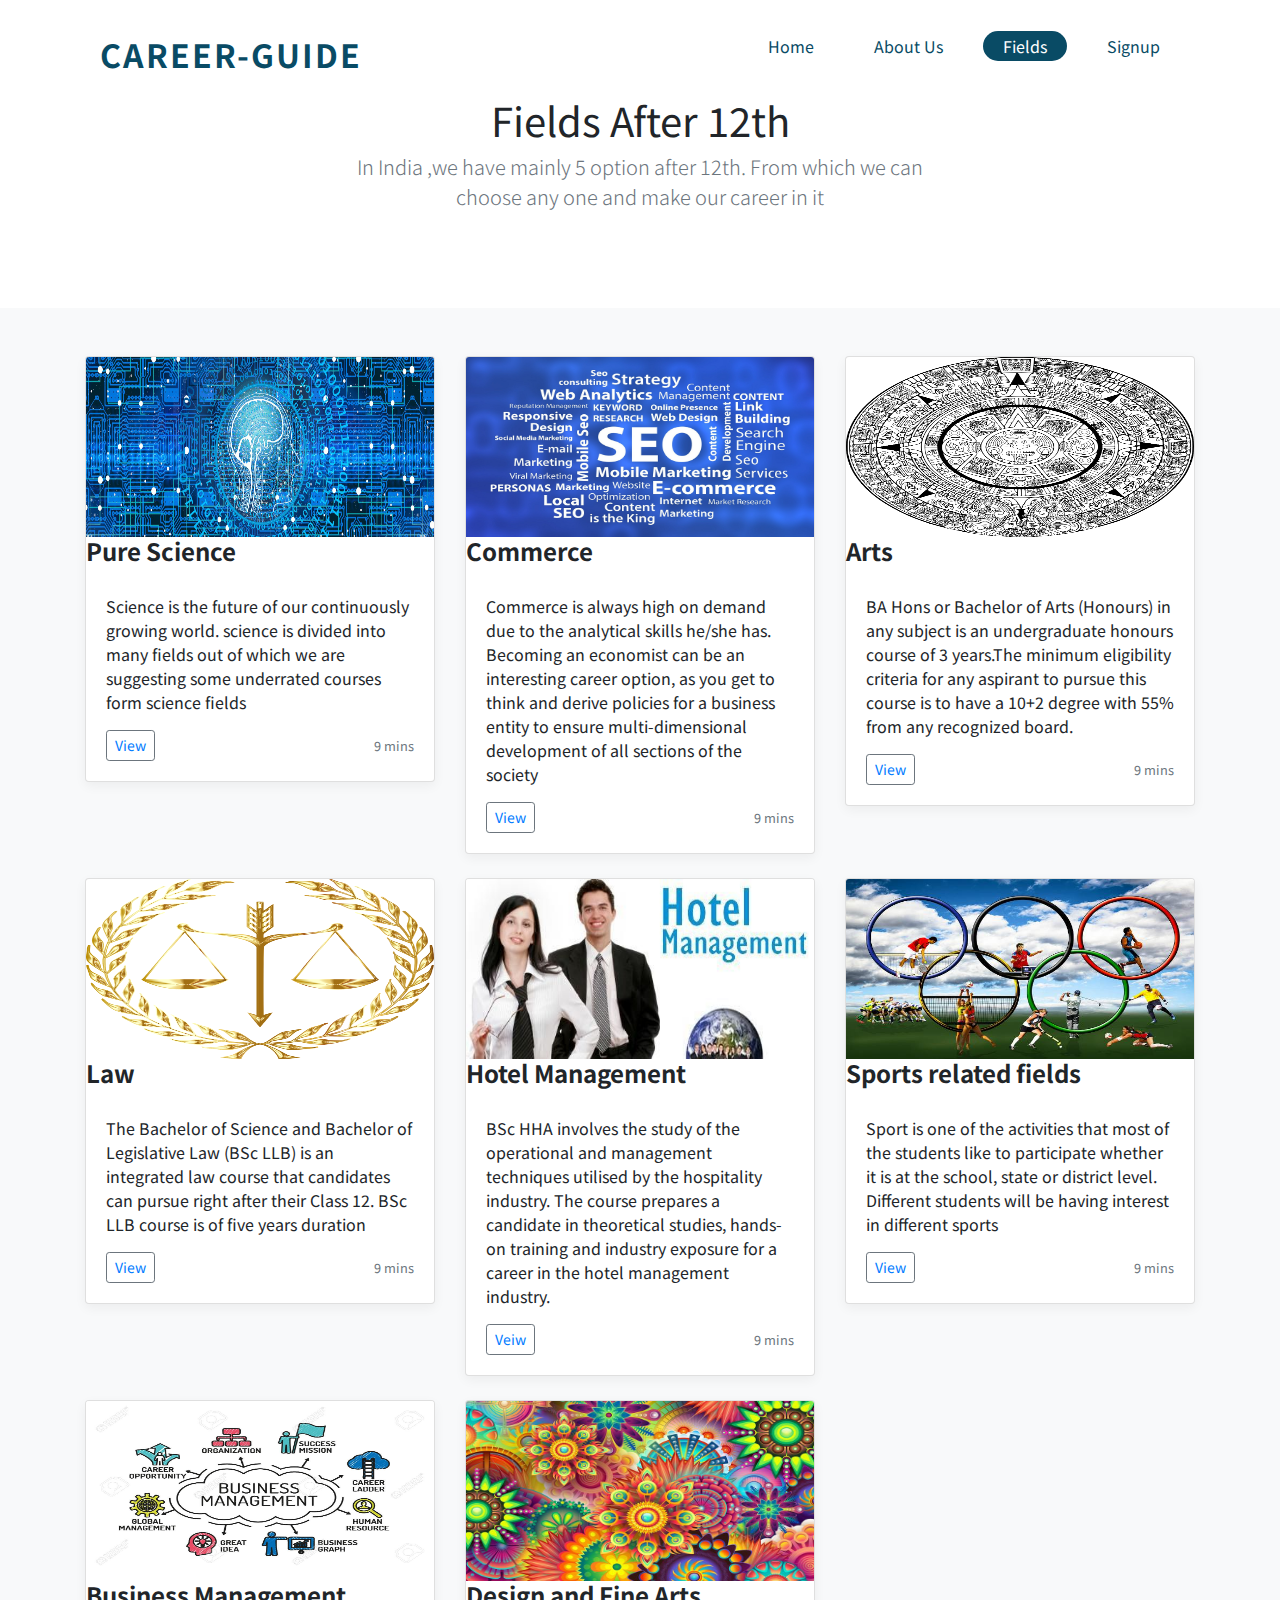
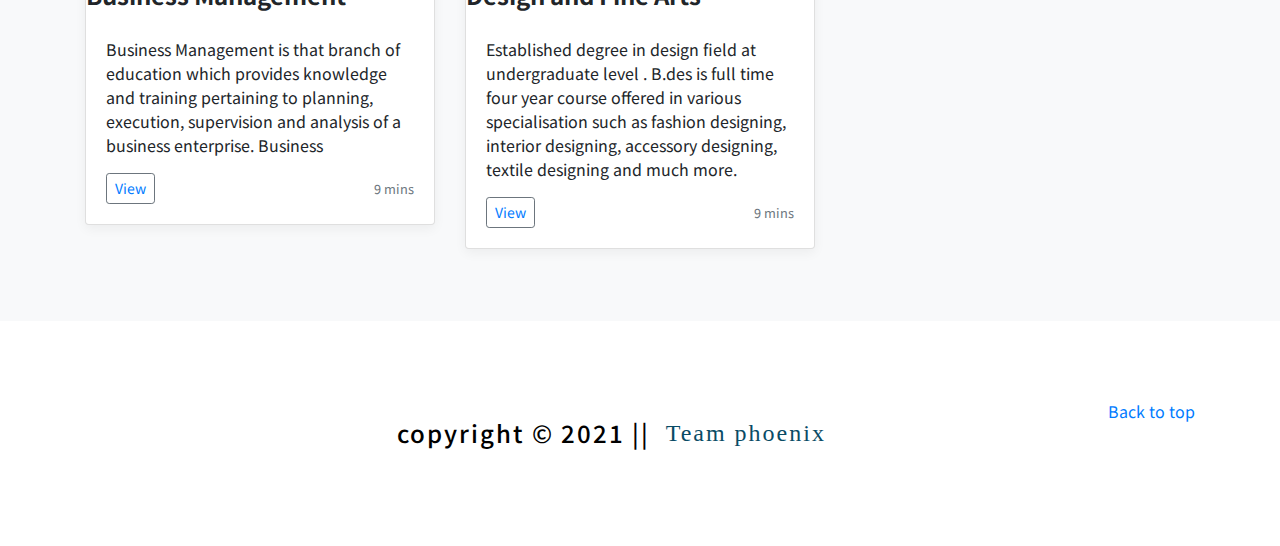
<file: index1.html>
<!doctype html>
<html lang="en">

<head>
    <meta charset="utf-8">
    <meta name="viewport" content="width=device-width, initial-scale=1, shrink-to-fit=no">
    <meta name="description" content="">
    <meta name="author" content="">
    

    <title>Album example for Bootstrap</title>

   

    <!-- Bootstrap core CSS -->
    <link rel="stylesheet" href="https://maxcdn.bootstrapcdn.com/bootstrap/4.0.0/css/bootstrap.min.css" integrity="sha384-Gn5384xqQ1aoWXA+058RXPxPg6fy4IWvTNh0E263XmFcJlSAwiGgFAW/dAiS6JXm" crossorigin="anonymous">

    <!-- Custom styles for this template -->
    <link rel="stylesheet" href="css/index1.css" />
</head>

<body>

  
    <header>
        <a href="index.html" class="logo">career-guide</a>
        <ul>
          <li><a href="index.html" >Home</a></li>
          <li><a href="index.html" >About Us</a></li>
          <li><a href="#fields" class="active">Fields</a></li>
          <li><a href="ContactFrom_v3/contact.html">Signup</a></li>
        </ul>
    </header>
    

    <main role="main">

        <section class="jumbotron text-center">
            <div class="container">
                <h1 class="jumbotron-heading"><b>Fields After 12th</b></h1>
                <p class="lead text-muted">In India ,we have mainly 5 option after 12th. From which we can choose any one and make our career in it</p>
               
            </div>
        </section>

        <div class="album py-5 bg-light" id="fields">
            <div class="container">

                <div class="row">
                    <div class="col-md-4">
                        <div class="card mb-4 box-shadow">
                            <img src="img/web-3706562_1920.jpg" class="card-img-top " alt="">
                            <h4><b>Pure Science</b></h4>
                            <div class="card-body">
                                <p class="card-text">Science is the future of our continuously growing world. science is divided into many fields out of which we are suggesting some underrated courses form science fields</p>
                                <div class="d-flex justify-content-between align-items-center">
                                    <div class="btn-group">
                                        <button type="button" class="btn btn-sm btn-outline-secondary"><a href="pdf/PURE SCIENCE.docx">View</a></button>
                                       
                                    </div>
                                    <small class="text-muted">9 mins</small>
                                </div>
                            </div>
                        </div>
                    </div>
                    <div class="col-md-4">
                        <div class="card mb-4 box-shadow">
                            <img src="img/seo-618434_1920.jpg" class="card-img-top " alt="Card image cap">
                            <h4><b>Commerce</b></h4>
                            <div class="card-body">
                                <p class="card-text">Commerce is always high on demand due to the analytical skills he/she has.
                                    Becoming an economist can be an interesting career option, as you get to think and derive policies for a business entity  to ensure multi-dimensional development of all sections of the society</p>
                                <div class="d-flex justify-content-between align-items-center">
                                    <div class="btn-group">
                                        <button type="button" class="btn btn-sm btn-outline-secondary"><a href="pdf/Economics and Mass Communication.docx"> View</a></button>
                                       
                                    </div>
                                    <small class="text-muted">9 mins</small>
                                </div>
                            </div>
                        </div>
                    </div>
                    <div class="col-md-4">
                        <div class="card mb-4 box-shadow">
                            <img src="img/aztec-157561_1280.png" class="card-img-top " alt="Card image cap">
                            <h4><b>Arts</b></h4>
                            <div class="card-body">
                                <p class="card-text">BA Hons or Bachelor of Arts (Honours) in any subject is an undergraduate honours course of 3 years.The minimum eligibility criteria for any aspirant to pursue this course is to have a 10+2 degree with 55% from any recognized board.
                                </p>
                                <div class="d-flex justify-content-between align-items-center">
                                    <div class="btn-group">
                                        <button type="button" class="btn btn-sm btn-outline-secondary"><a href="pdf/BA honors degree.docx">View </a> </button>
                                        
                                    </div>
                                    <small class="text-muted">9 mins</small>
                                </div>
                            </div>
                        </div>
                    </div>

                    <div class="col-md-4">
                        <div class="card mb-4 box-shadow">
                            <img src="img/justice-2747368_1280.png"  class="card-img-top " alt="Card image cap">
                            <h4><b>Law</b></h4>
                            <div class="card-body">
                                <p class="card-text">The Bachelor of Science and Bachelor of Legislative Law (BSc LLB) is an integrated law course that candidates can pursue right after their Class 12. BSc LLB course is of five years duration</p>
                                <div class="d-flex justify-content-between align-items-center">
                                    <div class="btn-group">
                                        <button type="button" class="btn btn-sm btn-outline-secondary"><a href="pdf/LAW .docx">View</a></button>
                                        
                                    </div>
                                    <small class="text-muted">9 mins</small>
                                </div>
                            </div>
                        </div>
                    </div>
                    <div class="col-md-4">
                        <div class="card mb-4 box-shadow">
                            <img src="img/Hotel-Management-Studies.jpeg"  class="card-img-top " alt="Card image cap">
                            <h4><b>Hotel Management</b></h4>
                            <div class="card-body">
                                <p class="card-text">BSc HHA involves the study of the operational and management techniques utilised by the hospitality industry. The course prepares a candidate in theoretical studies, hands-on training and industry exposure for a career in the hotel management industry.</p>
                                <div class="d-flex justify-content-between align-items-center">
                                    <div class="btn-group">
                                        <button type="button" class="btn btn-sm btn-outline-secondary"><a href="pdf/HOTEL MANAGEMENT.docx">Veiw</a></button>
                                    </div>
                                    <small class="text-muted">9 mins</small>
                                </div>
                            </div>
                        </div>
                    </div>
                    <div class="col-md-4">
                        <div class="card mb-4 box-shadow">
                            <img src="img/oly-647_081716065411.jpg"  class="card-img-top " alt="Card image cap">
                            <h4><b>Sports related fields</b></h4>
                            <div class="card-body">
                                <p class="card-text">Sport is one of the activities that most of the students like to participate whether it is at the school, state or district level. Different students will be having interest in different sports</p>
                                <div class="d-flex justify-content-between align-items-center">
                                    <div class="btn-group">
                                        <button type="button" class="btn btn-sm btn-outline-secondary"><a href="pdf/project team..rtf (1).pdf" target="_blank">View</a> </button>
                                    </div>
                                    <small class="text-muted">9 mins</small>
                                </div>
                            </div>
                        </div>
                    </div>
                    <div class="col-md-4">
                        <div class="card mb-4 box-shadow">
                            <img src="img/61461074-business-management-chart-with-keywords-and-icons-sketch.jpg"  class="card-img-top " alt="Card image cap">
                            <h4><b>Business Management</b></h4>
                            <div class="card-body">
                                <p class="card-text">Business Management is that branch of education which provides knowledge and training pertaining to planning, execution, supervision and analysis of a business enterprise. Business </p>
                                <div class="d-flex justify-content-between align-items-center">
                                    <div class="btn-group">
                                        <button type="button" class="btn btn-sm btn-outline-secondary"><a href="pdf/Business Manage-WPS Office.docx">View</a> </button>
                                    </div>
                                    <small class="text-muted">9 mins</small>
                                </div>
                            </div>
                        </div>
                    </div>
                    <div class="col-md-4">
                        <div class="card mb-4 box-shadow">
                            <img src="img/mandalas-1084082__480.jpg"  class="card-img-top " alt="Card image cap">
                            <h4><b>Design and Fine Arts</b> </h4>
                            <div class="card-body">
                                <p class="card-text">Established degree in design field at undergraduate level . B.des is full time four year course offered in various specialisation such as fashion designing, interior designing, accessory designing, textile designing and much more.</p>
                                <div class="d-flex justify-content-between align-items-center">
                                    <div class="btn-group">
                                        <button type="button" class="btn btn-sm btn-outline-secondary"><a href="pdf/Untitled document.docx">View</a> </button>
                                    </div>
                                    <small class="text-muted">9 mins</small>
                                </div>
                            </div>
                        </div>
                    </div>

                    
                </div>
            </div>
        </div>

    </main>

    <footer class="text-muted">
        <div class="container">
            <p class="float-right">
                <a href="#">Back to top</a>
            </p>
            
                <div class="containts">
                  <h4>copyright &copy; 2021 ||<a href="#" class="team"> &nbsp; Team phoenix</a></h4> 
                </div>
              
           
        </div>
    </footer>

    <!-- Bootstrap core JavaScript
    ================================================== -->
    <!-- Placed at the end of the document so the pages load faster -->
</body>

</html>
</file>
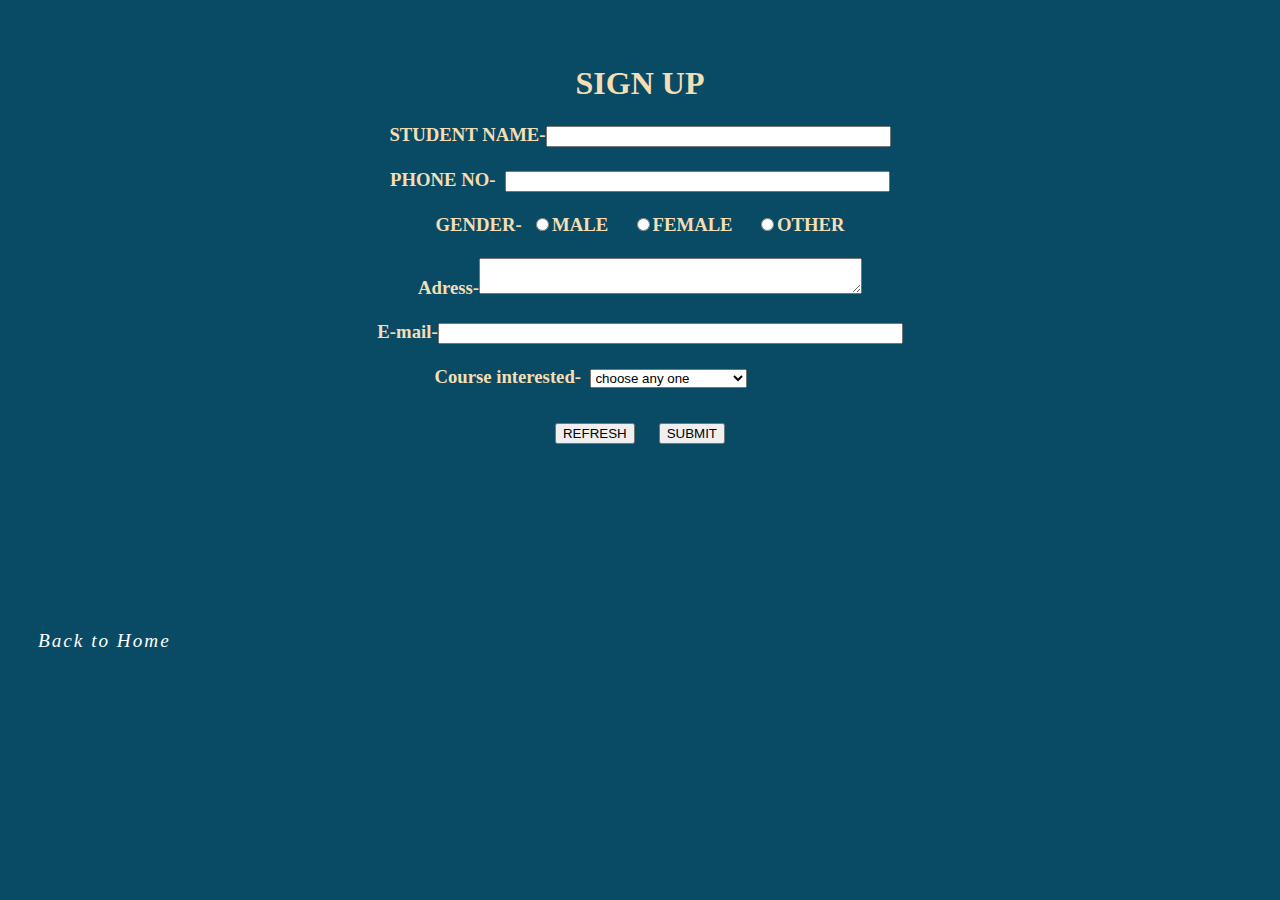
<file: Signup Page.html>
<html>
<head>
    <head>
        <link rel="stylesheet" href="css/style_for_signup.css">
      </head>
</head>
<body >
<form center>
<br><br> 
<h1 id="heading"><center>SIGN UP</h1>
<h3 class="fg"><center>
STUDENT NAME-<input type=text size=40>
<br><br>

PHONE NO-&nbsp;&nbsp;<input type=text size=45>
<br><br>
GENDER-&nbsp;&nbsp;<input type=radio>MALE &nbsp;&nbsp;&nbsp;
<input type=radio>FEMALE &nbsp;&nbsp;&nbsp;
<input type=radio>OTHER
<br>
<br>
Adress-<textarea cols=45  rows=2></textarea><br>
<br>
E-mail-<input type=text size=55>
<br>
<br>
Course interested-&nbsp;&nbsp;<select>
<option>choose any one</option>
<option>SCIENCE</option>
<option>COMMERCE</option>
<option>ARTS</option><br>
<option>SPORTS</option>
<option>MASS MEDIA</option>
<option>HOTEL MANAGMENT</option>
</select>&nbsp;&nbsp;&nbsp;&nbsp;&nbsp;&nbsp;&nbsp;&nbsp;&nbsp;&nbsp;&nbsp;&nbsp;&nbsp;&nbsp;&nbsp;&nbsp;&nbsp;&nbsp;&nbsp;&nbsp;&nbsp;</h3>

<h1><center><input type=button value=REFRESH>&nbsp;&nbsp;
<input type=button value=SUBMIT></h1>

<a href="index.html" id="btn">Back to Home</a>
</form>
</body>
</html>
</file>
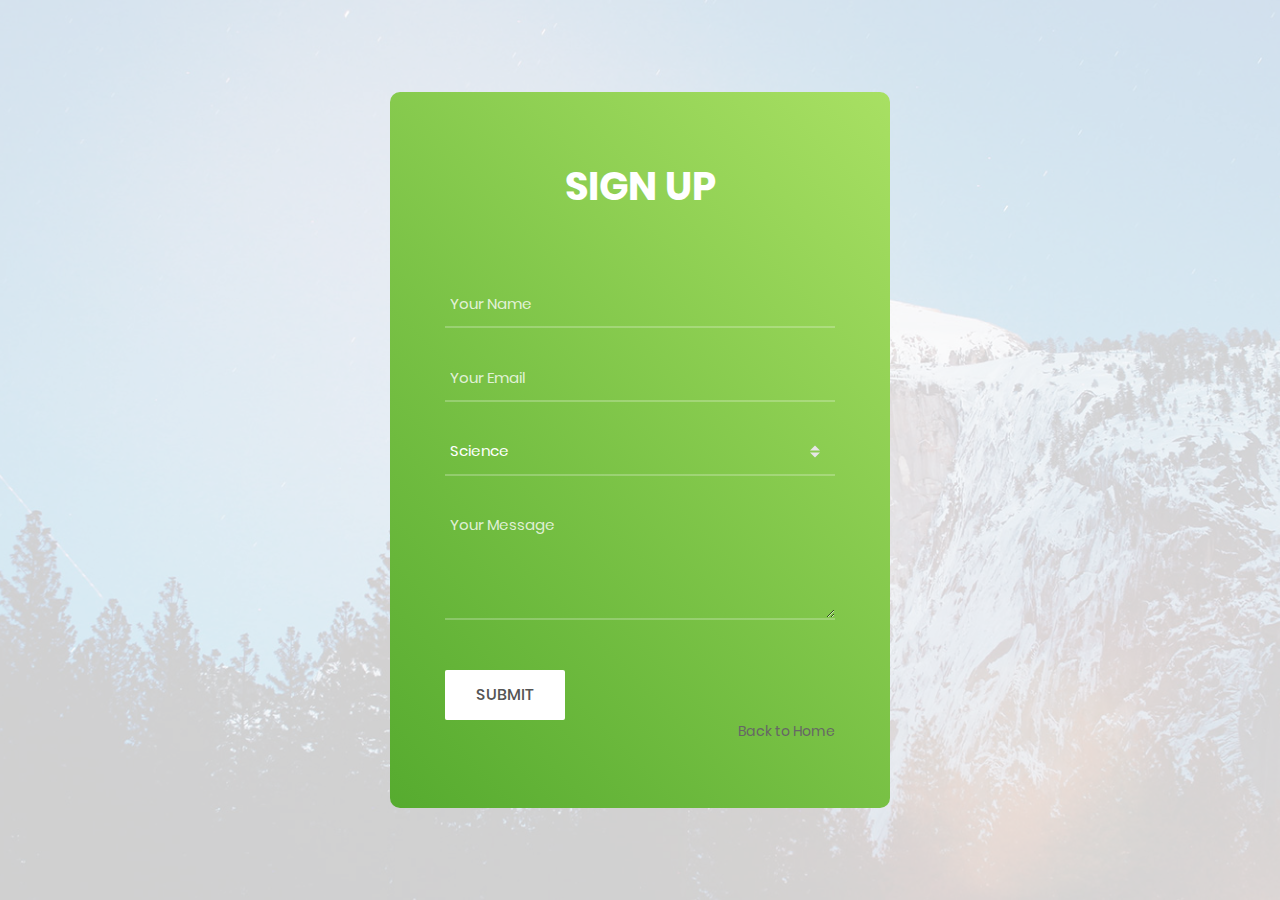
<file: ContactFrom_v3/contact.html>
<!DOCTYPE html>
<html lang="en">
<head>
	<title>Contact V3</title>
	<meta charset="UTF-8">
	<meta name="viewport" content="width=device-width, initial-scale=1">
<!--===============================================================================================-->
	<link rel="icon" type="image/png" href="images/icons/favicon.ico"/>
<!--===============================================================================================-->
	<link rel="stylesheet" type="text/css" href="vendor/bootstrap/css/bootstrap.min.css">
<!--===============================================================================================-->
	<link rel="stylesheet" type="text/css" href="fonts/font-awesome-4.7.0/css/font-awesome.min.css">
<!--===============================================================================================-->
	<link rel="stylesheet" type="text/css" href="vendor/animate/animate.css">
<!--===============================================================================================-->
	<link rel="stylesheet" type="text/css" href="vendor/css-hamburgers/hamburgers.min.css">
<!--===============================================================================================-->
	<link rel="stylesheet" type="text/css" href="vendor/select2/select2.min.css">
<!--===============================================================================================-->
	<link rel="stylesheet" type="text/css" href="css/util.css">
	<link rel="stylesheet" type="text/css" href="css/main.css">
<!--===============================================================================================-->
</head>
<body>

	<div class="bg-contact3" style="background-image: url('images/bg-01.jpg');">
		<div class="container-contact3">
			<div class="wrap-contact3">
				<form class="contact3-form validate-form">
					<span class="contact3-form-title">
						SIGN UP
					</span>
<!-- 
					<div class="wrap-contact3-form-radio">
						<div class="contact3-form-radio m-r-42">
							<input class="input-radio3" id="radio1" type="radio" name="choice" value="say-hi" checked="checked">
							<label class="label-radio3" for="radio1">
								Say Hi
							</label>
						</div>

						<div class="contact3-form-radio">
							<input class="input-radio3" id="radio2" type="radio" name="choice" value="get-quote">
							<label class="label-radio3" for="radio2">
								Get a Quote
							</label>
						</div>
					</div> -->

					<div class="wrap-input3 validate-input" data-validate="Name is required">
						<input class="input3" type="text" name="name" placeholder="Your Name">
						<span class="focus-input3"></span>
					</div>

					<div class="wrap-input3 validate-input" data-validate = "Valid email is required: ex@abc.xyz">
						<input class="input3" type="text" name="email" placeholder="Your Email">
						<span class="focus-input3"></span>
					</div>

					<div class="wrap-input3 validate-input" data-validate="Name is required">
						<div>
							<select class="selection-2" name="service" aria-placeholder="Course Interested">
								<option>Science</option>
								<option>Commerce</option>
								<option>ARTS</option>
								<option>Sports</option>
								<option>Hotel Management</option>
								<option>Business management</option>
								<option>Design and Fine Arts</option>
							</select>
						</div>
						<span class="focus-input3"></span>
					</div>


					<div class="wrap-input3 validate-input" data-validate = "Message is required">
						<textarea class="input3" name="message" placeholder="Your Message"></textarea>
						<span class="focus-input3"></span>
					</div>

					<div class="container-contact3-form-btn">
						<button class="contact3-form-btn">
							Submit
						</button>
						<p class="float-right">
							<a href="../index.html">Back to Home</a>
						</p>
						
					</div>
				</form>
			</div>
		</div>
	</div>


	<div id="dropDownSelect1"></div>

<!--===============================================================================================-->
	<script src="vendor/jquery/jquery-3.2.1.min.js"></script>
<!--===============================================================================================-->
	<script src="vendor/bootstrap/js/popper.js"></script>
	<script src="vendor/bootstrap/js/bootstrap.min.js"></script>
<!--===============================================================================================-->
	<script src="vendor/select2/select2.min.js"></script>
	<script>
		$(".selection-2").select2({
			minimumResultsForSearch: 20,
			dropdownParent: $('#dropDownSelect1')
		});
	</script>
<!--===============================================================================================-->
	<script src="js/main.js"></script>

	<!-- Global site tag (gtag.js) - Google Analytics -->
<script async src="https://www.googletagmanager.com/gtag/js?id=UA-23581568-13"></script>
<script>
  window.dataLayer = window.dataLayer || [];
  function gtag(){dataLayer.push(arguments);}
  gtag('js', new Date());

  gtag('config', 'UA-23581568-13');
</script>

</body>
</html>
</file>
<file: css/index1.css>
@import url('https://fonts.googleapis.com/css2?family=Noto+Sans+KR:wght@300;400&display=swap');


:root {
    --jumbotron-padding-y: 3rem;
}

.jumbotron {
    padding-top: var(--jumbotron-padding-y);
    padding-bottom: var(--jumbotron-padding-y);
    margin-bottom: 0;
    background-color: #fff;
}
*{
    scroll-behavior: smooth;
}

body{
    min-height: 100vh;
    background-color: #fff;
    /* background-color: #b8b7b3; */
    font-family: 'Noto Sans KR', sans-serif;
}
header{
    position: absolute;
    top: 0;
    left: o;
    width: 100%;
    padding: 30px 100px;
    display: flex;
    justify-content: space-between;
    align-items: center;
    z-index: 11000;
}

header .logo{
    color: #094b65;
    font-size: 2em;
    font-weight: 700;
    text-decoration: none;
    text-transform: uppercase;
    letter-spacing: 2px;


}
header ul{
    display: flex;
    flex-direction: row;
    justify-content:center;
    align-items: center;
}
header ul li{
list-style: none;
margin-left: 20px;
}
header ul li a{
    text-decoration: none;
    padding:  3px 20px;
    color: #094b65;
}
header ul li a:hover,
header ul li a.active{
    background:#094b65;
    color: #ffffff;
    border-radius: 24px;
}
@media (min-width: 768px) {
    .jumbotron {
        padding-top: calc(var(--jumbotron-padding-y) * 2);
        padding-bottom: calc(var(--jumbotron-padding-y) * 2);
    }
}

.jumbotron p:last-child {
    margin-bottom: 0;
}

.jumbotron-heading {
    font-weight: 300;
}

.jumbotron .container {
    max-width: 40rem;
}

footer {
    padding-top: 3rem;
    padding-bottom: 3rem;
}

footer p {
    margin-bottom: .25rem;
}

.box-shadow {
    box-shadow: 0 .25rem .75rem rgba(0, 0, 0, .05);
}
div img{
    height: 180px;
}

.containts h4{
    display: flex;
    justify-content: center;
    text-align: center;
    margin: 30px;
    padding: 20px;
    color: rgb(0, 0, 0);
    letter-spacing: 2px;
}
.containts h4 .team{
    font-family: 'Baloo Bhai 2', cursive;
    color: #094b65;
    text-decoration: none;

}
</file>
<file: css/style_for_signup.css>
body{
    background-color: #094b65;
    color: wheat;
    font-family: ui-monospace;
}

#heading{
    
}
#btn{
    text-decoration: none;
    display: inline-block;
    padding: 12px 30px;
    color: #fff;
    background: #094b65;
    font-size: 1.2em;
    font-weight: 500;
    letter-spacing: 2px;
    border-radius: 40px;
    transform:translateY(100px);
    font-style: italic;
    margin-top: 50px;

}
</file>
<file: ContactFrom_v3/css/util.css>
/*[ FONT SIZE ]
///////////////////////////////////////////////////////////
*/
.fs-1 {font-size: 1px;}
.fs-2 {font-size: 2px;}
.fs-3 {font-size: 3px;}
.fs-4 {font-size: 4px;}
.fs-5 {font-size: 5px;}
.fs-6 {font-size: 6px;}
.fs-7 {font-size: 7px;}
.fs-8 {font-size: 8px;}
.fs-9 {font-size: 9px;}
.fs-10 {font-size: 10px;}
.fs-11 {font-size: 11px;}
.fs-12 {font-size: 12px;}
.fs-13 {font-size: 13px;}
.fs-14 {font-size: 14px;}
.fs-15 {font-size: 15px;}
.fs-16 {font-size: 16px;}
.fs-17 {font-size: 17px;}
.fs-18 {font-size: 18px;}
.fs-19 {font-size: 19px;}
.fs-20 {font-size: 20px;}
.fs-21 {font-size: 21px;}
.fs-22 {font-size: 22px;}
.fs-23 {font-size: 23px;}
.fs-24 {font-size: 24px;}
.fs-25 {font-size: 25px;}
.fs-26 {font-size: 26px;}
.fs-27 {font-size: 27px;}
.fs-28 {font-size: 28px;}
.fs-29 {font-size: 29px;}
.fs-30 {font-size: 30px;}
.fs-31 {font-size: 31px;}
.fs-32 {font-size: 32px;}
.fs-33 {font-size: 33px;}
.fs-34 {font-size: 34px;}
.fs-35 {font-size: 35px;}
.fs-36 {font-size: 36px;}
.fs-37 {font-size: 37px;}
.fs-38 {font-size: 38px;}
.fs-39 {font-size: 39px;}
.fs-40 {font-size: 40px;}
.fs-41 {font-size: 41px;}
.fs-42 {font-size: 42px;}
.fs-43 {font-size: 43px;}
.fs-44 {font-size: 44px;}
.fs-45 {font-size: 45px;}
.fs-46 {font-size: 46px;}
.fs-47 {font-size: 47px;}
.fs-48 {font-size: 48px;}
.fs-49 {font-size: 49px;}
.fs-50 {font-size: 50px;}
.fs-51 {font-size: 51px;}
.fs-52 {font-size: 52px;}
.fs-53 {font-size: 53px;}
.fs-54 {font-size: 54px;}
.fs-55 {font-size: 55px;}
.fs-56 {font-size: 56px;}
.fs-57 {font-size: 57px;}
.fs-58 {font-size: 58px;}
.fs-59 {font-size: 59px;}
.fs-60 {font-size: 60px;}
.fs-61 {font-size: 61px;}
.fs-62 {font-size: 62px;}
.fs-63 {font-size: 63px;}
.fs-64 {font-size: 64px;}
.fs-65 {font-size: 65px;}
.fs-66 {font-size: 66px;}
.fs-67 {font-size: 67px;}
.fs-68 {font-size: 68px;}
.fs-69 {font-size: 69px;}
.fs-70 {font-size: 70px;}
.fs-71 {font-size: 71px;}
.fs-72 {font-size: 72px;}
.fs-73 {font-size: 73px;}
.fs-74 {font-size: 74px;}
.fs-75 {font-size: 75px;}
.fs-76 {font-size: 76px;}
.fs-77 {font-size: 77px;}
.fs-78 {font-size: 78px;}
.fs-79 {font-size: 79px;}
.fs-80 {font-size: 80px;}
.fs-81 {font-size: 81px;}
.fs-82 {font-size: 82px;}
.fs-83 {font-size: 83px;}
.fs-84 {font-size: 84px;}
.fs-85 {font-size: 85px;}
.fs-86 {font-size: 86px;}
.fs-87 {font-size: 87px;}
.fs-88 {font-size: 88px;}
.fs-89 {font-size: 89px;}
.fs-90 {font-size: 90px;}
.fs-91 {font-size: 91px;}
.fs-92 {font-size: 92px;}
.fs-93 {font-size: 93px;}
.fs-94 {font-size: 94px;}
.fs-95 {font-size: 95px;}
.fs-96 {font-size: 96px;}
.fs-97 {font-size: 97px;}
.fs-98 {font-size: 98px;}
.fs-99 {font-size: 99px;}
.fs-100 {font-size: 100px;}
.fs-101 {font-size: 101px;}
.fs-102 {font-size: 102px;}
.fs-103 {font-size: 103px;}
.fs-104 {font-size: 104px;}
.fs-105 {font-size: 105px;}
.fs-106 {font-size: 106px;}
.fs-107 {font-size: 107px;}
.fs-108 {font-size: 108px;}
.fs-109 {font-size: 109px;}
.fs-110 {font-size: 110px;}
.fs-111 {font-size: 111px;}
.fs-112 {font-size: 112px;}
.fs-113 {font-size: 113px;}
.fs-114 {font-size: 114px;}
.fs-115 {font-size: 115px;}
.fs-116 {font-size: 116px;}
.fs-117 {font-size: 117px;}
.fs-118 {font-size: 118px;}
.fs-119 {font-size: 119px;}
.fs-120 {font-size: 120px;}
.fs-121 {font-size: 121px;}
.fs-122 {font-size: 122px;}
.fs-123 {font-size: 123px;}
.fs-124 {font-size: 124px;}
.fs-125 {font-size: 125px;}
.fs-126 {font-size: 126px;}
.fs-127 {font-size: 127px;}
.fs-128 {font-size: 128px;}
.fs-129 {font-size: 129px;}
.fs-130 {font-size: 130px;}
.fs-131 {font-size: 131px;}
.fs-132 {font-size: 132px;}
.fs-133 {font-size: 133px;}
.fs-134 {font-size: 134px;}
.fs-135 {font-size: 135px;}
.fs-136 {font-size: 136px;}
.fs-137 {font-size: 137px;}
.fs-138 {font-size: 138px;}
.fs-139 {font-size: 139px;}
.fs-140 {font-size: 140px;}
.fs-141 {font-size: 141px;}
.fs-142 {font-size: 142px;}
.fs-143 {font-size: 143px;}
.fs-144 {font-size: 144px;}
.fs-145 {font-size: 145px;}
.fs-146 {font-size: 146px;}
.fs-147 {font-size: 147px;}
.fs-148 {font-size: 148px;}
.fs-149 {font-size: 149px;}
.fs-150 {font-size: 150px;}
.fs-151 {font-size: 151px;}
.fs-152 {font-size: 152px;}
.fs-153 {font-size: 153px;}
.fs-154 {font-size: 154px;}
.fs-155 {font-size: 155px;}
.fs-156 {font-size: 156px;}
.fs-157 {font-size: 157px;}
.fs-158 {font-size: 158px;}
.fs-159 {font-size: 159px;}
.fs-160 {font-size: 160px;}
.fs-161 {font-size: 161px;}
.fs-162 {font-size: 162px;}
.fs-163 {font-size: 163px;}
.fs-164 {font-size: 164px;}
.fs-165 {font-size: 165px;}
.fs-166 {font-size: 166px;}
.fs-167 {font-size: 167px;}
.fs-168 {font-size: 168px;}
.fs-169 {font-size: 169px;}
.fs-170 {font-size: 170px;}
.fs-171 {font-size: 171px;}
.fs-172 {font-size: 172px;}
.fs-173 {font-size: 173px;}
.fs-174 {font-size: 174px;}
.fs-175 {font-size: 175px;}
.fs-176 {font-size: 176px;}
.fs-177 {font-size: 177px;}
.fs-178 {font-size: 178px;}
.fs-179 {font-size: 179px;}
.fs-180 {font-size: 180px;}
.fs-181 {font-size: 181px;}
.fs-182 {font-size: 182px;}
.fs-183 {font-size: 183px;}
.fs-184 {font-size: 184px;}
.fs-185 {font-size: 185px;}
.fs-186 {font-size: 186px;}
.fs-187 {font-size: 187px;}
.fs-188 {font-size: 188px;}
.fs-189 {font-size: 189px;}
.fs-190 {font-size: 190px;}
.fs-191 {font-size: 191px;}
.fs-192 {font-size: 192px;}
.fs-193 {font-size: 193px;}
.fs-194 {font-size: 194px;}
.fs-195 {font-size: 195px;}
.fs-196 {font-size: 196px;}
.fs-197 {font-size: 197px;}
.fs-198 {font-size: 198px;}
.fs-199 {font-size: 199px;}
.fs-200 {font-size: 200px;}

/*[ PADDING ]
///////////////////////////////////////////////////////////
*/
.p-t-0 {padding-top: 0px;}
.p-t-1 {padding-top: 1px;}
.p-t-2 {padding-top: 2px;}
.p-t-3 {padding-top: 3px;}
.p-t-4 {padding-top: 4px;}
.p-t-5 {padding-top: 5px;}
.p-t-6 {padding-top: 6px;}
.p-t-7 {padding-top: 7px;}
.p-t-8 {padding-top: 8px;}
.p-t-9 {padding-top: 9px;}
.p-t-10 {padding-top: 10px;}
.p-t-11 {padding-top: 11px;}
.p-t-12 {padding-top: 12px;}
.p-t-13 {padding-top: 13px;}
.p-t-14 {padding-top: 14px;}
.p-t-15 {padding-top: 15px;}
.p-t-16 {padding-top: 16px;}
.p-t-17 {padding-top: 17px;}
.p-t-18 {padding-top: 18px;}
.p-t-19 {padding-top: 19px;}
.p-t-20 {padding-top: 20px;}
.p-t-21 {padding-top: 21px;}
.p-t-22 {padding-top: 22px;}
.p-t-23 {padding-top: 23px;}
.p-t-24 {padding-top: 24px;}
.p-t-25 {padding-top: 25px;}
.p-t-26 {padding-top: 26px;}
.p-t-27 {padding-top: 27px;}
.p-t-28 {padding-top: 28px;}
.p-t-29 {padding-top: 29px;}
.p-t-30 {padding-top: 30px;}
.p-t-31 {padding-top: 31px;}
.p-t-32 {padding-top: 32px;}
.p-t-33 {padding-top: 33px;}
.p-t-34 {padding-top: 34px;}
.p-t-35 {padding-top: 35px;}
.p-t-36 {padding-top: 36px;}
.p-t-37 {padding-top: 37px;}
.p-t-38 {padding-top: 38px;}
.p-t-39 {padding-top: 39px;}
.p-t-40 {padding-top: 40px;}
.p-t-41 {padding-top: 41px;}
.p-t-42 {padding-top: 42px;}
.p-t-43 {padding-top: 43px;}
.p-t-44 {padding-top: 44px;}
.p-t-45 {padding-top: 45px;}
.p-t-46 {padding-top: 46px;}
.p-t-47 {padding-top: 47px;}
.p-t-48 {padding-top: 48px;}
.p-t-49 {padding-top: 49px;}
.p-t-50 {padding-top: 50px;}
.p-t-51 {padding-top: 51px;}
.p-t-52 {padding-top: 52px;}
.p-t-53 {padding-top: 53px;}
.p-t-54 {padding-top: 54px;}
.p-t-55 {padding-top: 55px;}
.p-t-56 {padding-top: 56px;}
.p-t-57 {padding-top: 57px;}
.p-t-58 {padding-top: 58px;}
.p-t-59 {padding-top: 59px;}
.p-t-60 {padding-top: 60px;}
.p-t-61 {padding-top: 61px;}
.p-t-62 {padding-top: 62px;}
.p-t-63 {padding-top: 63px;}
.p-t-64 {padding-top: 64px;}
.p-t-65 {padding-top: 65px;}
.p-t-66 {padding-top: 66px;}
.p-t-67 {padding-top: 67px;}
.p-t-68 {padding-top: 68px;}
.p-t-69 {padding-top: 69px;}
.p-t-70 {padding-top: 70px;}
.p-t-71 {padding-top: 71px;}
.p-t-72 {padding-top: 72px;}
.p-t-73 {padding-top: 73px;}
.p-t-74 {padding-top: 74px;}
.p-t-75 {padding-top: 75px;}
.p-t-76 {padding-top: 76px;}
.p-t-77 {padding-top: 77px;}
.p-t-78 {padding-top: 78px;}
.p-t-79 {padding-top: 79px;}
.p-t-80 {padding-top: 80px;}
.p-t-81 {padding-top: 81px;}
.p-t-82 {padding-top: 82px;}
.p-t-83 {padding-top: 83px;}
.p-t-84 {padding-top: 84px;}
.p-t-85 {padding-top: 85px;}
.p-t-86 {padding-top: 86px;}
.p-t-87 {padding-top: 87px;}
.p-t-88 {padding-top: 88px;}
.p-t-89 {padding-top: 89px;}
.p-t-90 {padding-top: 90px;}
.p-t-91 {padding-top: 91px;}
.p-t-92 {padding-top: 92px;}
.p-t-93 {padding-top: 93px;}
.p-t-94 {padding-top: 94px;}
.p-t-95 {padding-top: 95px;}
.p-t-96 {padding-top: 96px;}
.p-t-97 {padding-top: 97px;}
.p-t-98 {padding-top: 98px;}
.p-t-99 {padding-top: 99px;}
.p-t-100 {padding-top: 100px;}
.p-t-101 {padding-top: 101px;}
.p-t-102 {padding-top: 102px;}
.p-t-103 {padding-top: 103px;}
.p-t-104 {padding-top: 104px;}
.p-t-105 {padding-top: 105px;}
.p-t-106 {padding-top: 106px;}
.p-t-107 {padding-top: 107px;}
.p-t-108 {padding-top: 108px;}
.p-t-109 {padding-top: 109px;}
.p-t-110 {padding-top: 110px;}
.p-t-111 {padding-top: 111px;}
.p-t-112 {padding-top: 112px;}
.p-t-113 {padding-top: 113px;}
.p-t-114 {padding-top: 114px;}
.p-t-115 {padding-top: 115px;}
.p-t-116 {padding-top: 116px;}
.p-t-117 {padding-top: 117px;}
.p-t-118 {padding-top: 118px;}
.p-t-119 {padding-top: 119px;}
.p-t-120 {padding-top: 120px;}
.p-t-121 {padding-top: 121px;}
.p-t-122 {padding-top: 122px;}
.p-t-123 {padding-top: 123px;}
.p-t-124 {padding-top: 124px;}
.p-t-125 {padding-top: 125px;}
.p-t-126 {padding-top: 126px;}
.p-t-127 {padding-top: 127px;}
.p-t-128 {padding-top: 128px;}
.p-t-129 {padding-top: 129px;}
.p-t-130 {padding-top: 130px;}
.p-t-131 {padding-top: 131px;}
.p-t-132 {padding-top: 132px;}
.p-t-133 {padding-top: 133px;}
.p-t-134 {padding-top: 134px;}
.p-t-135 {padding-top: 135px;}
.p-t-136 {padding-top: 136px;}
.p-t-137 {padding-top: 137px;}
.p-t-138 {padding-top: 138px;}
.p-t-139 {padding-top: 139px;}
.p-t-140 {padding-top: 140px;}
.p-t-141 {padding-top: 141px;}
.p-t-142 {padding-top: 142px;}
.p-t-143 {padding-top: 143px;}
.p-t-144 {padding-top: 144px;}
.p-t-145 {padding-top: 145px;}
.p-t-146 {padding-top: 146px;}
.p-t-147 {padding-top: 147px;}
.p-t-148 {padding-top: 148px;}
.p-t-149 {padding-top: 149px;}
.p-t-150 {padding-top: 150px;}
.p-t-151 {padding-top: 151px;}
.p-t-152 {padding-top: 152px;}
.p-t-153 {padding-top: 153px;}
.p-t-154 {padding-top: 154px;}
.p-t-155 {padding-top: 155px;}
.p-t-156 {padding-top: 156px;}
.p-t-157 {padding-top: 157px;}
.p-t-158 {padding-top: 158px;}
.p-t-159 {padding-top: 159px;}
.p-t-160 {padding-top: 160px;}
.p-t-161 {padding-top: 161px;}
.p-t-162 {padding-top: 162px;}
.p-t-163 {padding-top: 163px;}
.p-t-164 {padding-top: 164px;}
.p-t-165 {padding-top: 165px;}
.p-t-166 {padding-top: 166px;}
.p-t-167 {padding-top: 167px;}
.p-t-168 {padding-top: 168px;}
.p-t-169 {padding-top: 169px;}
.p-t-170 {padding-top: 170px;}
.p-t-171 {padding-top: 171px;}
.p-t-172 {padding-top: 172px;}
.p-t-173 {padding-top: 173px;}
.p-t-174 {padding-top: 174px;}
.p-t-175 {padding-top: 175px;}
.p-t-176 {padding-top: 176px;}
.p-t-177 {padding-top: 177px;}
.p-t-178 {padding-top: 178px;}
.p-t-179 {padding-top: 179px;}
.p-t-180 {padding-top: 180px;}
.p-t-181 {padding-top: 181px;}
.p-t-182 {padding-top: 182px;}
.p-t-183 {padding-top: 183px;}
.p-t-184 {padding-top: 184px;}
.p-t-185 {padding-top: 185px;}
.p-t-186 {padding-top: 186px;}
.p-t-187 {padding-top: 187px;}
.p-t-188 {padding-top: 188px;}
.p-t-189 {padding-top: 189px;}
.p-t-190 {padding-top: 190px;}
.p-t-191 {padding-top: 191px;}
.p-t-192 {padding-top: 192px;}
.p-t-193 {padding-top: 193px;}
.p-t-194 {padding-top: 194px;}
.p-t-195 {padding-top: 195px;}
.p-t-196 {padding-top: 196px;}
.p-t-197 {padding-top: 197px;}
.p-t-198 {padding-top: 198px;}
.p-t-199 {padding-top: 199px;}
.p-t-200 {padding-top: 200px;}
.p-t-201 {padding-top: 201px;}
.p-t-202 {padding-top: 202px;}
.p-t-203 {padding-top: 203px;}
.p-t-204 {padding-top: 204px;}
.p-t-205 {padding-top: 205px;}
.p-t-206 {padding-top: 206px;}
.p-t-207 {padding-top: 207px;}
.p-t-208 {padding-top: 208px;}
.p-t-209 {padding-top: 209px;}
.p-t-210 {padding-top: 210px;}
.p-t-211 {padding-top: 211px;}
.p-t-212 {padding-top: 212px;}
.p-t-213 {padding-top: 213px;}
.p-t-214 {padding-top: 214px;}
.p-t-215 {padding-top: 215px;}
.p-t-216 {padding-top: 216px;}
.p-t-217 {padding-top: 217px;}
.p-t-218 {padding-top: 218px;}
.p-t-219 {padding-top: 219px;}
.p-t-220 {padding-top: 220px;}
.p-t-221 {padding-top: 221px;}
.p-t-222 {padding-top: 222px;}
.p-t-223 {padding-top: 223px;}
.p-t-224 {padding-top: 224px;}
.p-t-225 {padding-top: 225px;}
.p-t-226 {padding-top: 226px;}
.p-t-227 {padding-top: 227px;}
.p-t-228 {padding-top: 228px;}
.p-t-229 {padding-top: 229px;}
.p-t-230 {padding-top: 230px;}
.p-t-231 {padding-top: 231px;}
.p-t-232 {padding-top: 232px;}
.p-t-233 {padding-top: 233px;}
.p-t-234 {padding-top: 234px;}
.p-t-235 {padding-top: 235px;}
.p-t-236 {padding-top: 236px;}
.p-t-237 {padding-top: 237px;}
.p-t-238 {padding-top: 238px;}
.p-t-239 {padding-top: 239px;}
.p-t-240 {padding-top: 240px;}
.p-t-241 {padding-top: 241px;}
.p-t-242 {padding-top: 242px;}
.p-t-243 {padding-top: 243px;}
.p-t-244 {padding-top: 244px;}
.p-t-245 {padding-top: 245px;}
.p-t-246 {padding-top: 246px;}
.p-t-247 {padding-top: 247px;}
.p-t-248 {padding-top: 248px;}
.p-t-249 {padding-top: 249px;}
.p-t-250 {padding-top: 250px;}
.p-b-0 {padding-bottom: 0px;}
.p-b-1 {padding-bottom: 1px;}
.p-b-2 {padding-bottom: 2px;}
.p-b-3 {padding-bottom: 3px;}
.p-b-4 {padding-bottom: 4px;}
.p-b-5 {padding-bottom: 5px;}
.p-b-6 {padding-bottom: 6px;}
.p-b-7 {padding-bottom: 7px;}
.p-b-8 {padding-bottom: 8px;}
.p-b-9 {padding-bottom: 9px;}
.p-b-10 {padding-bottom: 10px;}
.p-b-11 {padding-bottom: 11px;}
.p-b-12 {padding-bottom: 12px;}
.p-b-13 {padding-bottom: 13px;}
.p-b-14 {padding-bottom: 14px;}
.p-b-15 {padding-bottom: 15px;}
.p-b-16 {padding-bottom: 16px;}
.p-b-17 {padding-bottom: 17px;}
.p-b-18 {padding-bottom: 18px;}
.p-b-19 {padding-bottom: 19px;}
.p-b-20 {padding-bottom: 20px;}
.p-b-21 {padding-bottom: 21px;}
.p-b-22 {padding-bottom: 22px;}
.p-b-23 {padding-bottom: 23px;}
.p-b-24 {padding-bottom: 24px;}
.p-b-25 {padding-bottom: 25px;}
.p-b-26 {padding-bottom: 26px;}
.p-b-27 {padding-bottom: 27px;}
.p-b-28 {padding-bottom: 28px;}
.p-b-29 {padding-bottom: 29px;}
.p-b-30 {padding-bottom: 30px;}
.p-b-31 {padding-bottom: 31px;}
.p-b-32 {padding-bottom: 32px;}
.p-b-33 {padding-bottom: 33px;}
.p-b-34 {padding-bottom: 34px;}
.p-b-35 {padding-bottom: 35px;}
.p-b-36 {padding-bottom: 36px;}
.p-b-37 {padding-bottom: 37px;}
.p-b-38 {padding-bottom: 38px;}
.p-b-39 {padding-bottom: 39px;}
.p-b-40 {padding-bottom: 40px;}
.p-b-41 {padding-bottom: 41px;}
.p-b-42 {padding-bottom: 42px;}
.p-b-43 {padding-bottom: 43px;}
.p-b-44 {padding-bottom: 44px;}
.p-b-45 {padding-bottom: 45px;}
.p-b-46 {padding-bottom: 46px;}
.p-b-47 {padding-bottom: 47px;}
.p-b-48 {padding-bottom: 48px;}
.p-b-49 {padding-bottom: 49px;}
.p-b-50 {padding-bottom: 50px;}
.p-b-51 {padding-bottom: 51px;}
.p-b-52 {padding-bottom: 52px;}
.p-b-53 {padding-bottom: 53px;}
.p-b-54 {padding-bottom: 54px;}
.p-b-55 {padding-bottom: 55px;}
.p-b-56 {padding-bottom: 56px;}
.p-b-57 {padding-bottom: 57px;}
.p-b-58 {padding-bottom: 58px;}
.p-b-59 {padding-bottom: 59px;}
.p-b-60 {padding-bottom: 60px;}
.p-b-61 {padding-bottom: 61px;}
.p-b-62 {padding-bottom: 62px;}
.p-b-63 {padding-bottom: 63px;}
.p-b-64 {padding-bottom: 64px;}
.p-b-65 {padding-bottom: 65px;}
.p-b-66 {padding-bottom: 66px;}
.p-b-67 {padding-bottom: 67px;}
.p-b-68 {padding-bottom: 68px;}
.p-b-69 {padding-bottom: 69px;}
.p-b-70 {padding-bottom: 70px;}
.p-b-71 {padding-bottom: 71px;}
.p-b-72 {padding-bottom: 72px;}
.p-b-73 {padding-bottom: 73px;}
.p-b-74 {padding-bottom: 74px;}
.p-b-75 {padding-bottom: 75px;}
.p-b-76 {padding-bottom: 76px;}
.p-b-77 {padding-bottom: 77px;}
.p-b-78 {padding-bottom: 78px;}
.p-b-79 {padding-bottom: 79px;}
.p-b-80 {padding-bottom: 80px;}
.p-b-81 {padding-bottom: 81px;}
.p-b-82 {padding-bottom: 82px;}
.p-b-83 {padding-bottom: 83px;}
.p-b-84 {padding-bottom: 84px;}
.p-b-85 {padding-bottom: 85px;}
.p-b-86 {padding-bottom: 86px;}
.p-b-87 {padding-bottom: 87px;}
.p-b-88 {padding-bottom: 88px;}
.p-b-89 {padding-bottom: 89px;}
.p-b-90 {padding-bottom: 90px;}
.p-b-91 {padding-bottom: 91px;}
.p-b-92 {padding-bottom: 92px;}
.p-b-93 {padding-bottom: 93px;}
.p-b-94 {padding-bottom: 94px;}
.p-b-95 {padding-bottom: 95px;}
.p-b-96 {padding-bottom: 96px;}
.p-b-97 {padding-bottom: 97px;}
.p-b-98 {padding-bottom: 98px;}
.p-b-99 {padding-bottom: 99px;}
.p-b-100 {padding-bottom: 100px;}
.p-b-101 {padding-bottom: 101px;}
.p-b-102 {padding-bottom: 102px;}
.p-b-103 {padding-bottom: 103px;}
.p-b-104 {padding-bottom: 104px;}
.p-b-105 {padding-bottom: 105px;}
.p-b-106 {padding-bottom: 106px;}
.p-b-107 {padding-bottom: 107px;}
.p-b-108 {padding-bottom: 108px;}
.p-b-109 {padding-bottom: 109px;}
.p-b-110 {padding-bottom: 110px;}
.p-b-111 {padding-bottom: 111px;}
.p-b-112 {padding-bottom: 112px;}
.p-b-113 {padding-bottom: 113px;}
.p-b-114 {padding-bottom: 114px;}
.p-b-115 {padding-bottom: 115px;}
.p-b-116 {padding-bottom: 116px;}
.p-b-117 {padding-bottom: 117px;}
.p-b-118 {padding-bottom: 118px;}
.p-b-119 {padding-bottom: 119px;}
.p-b-120 {padding-bottom: 120px;}
.p-b-121 {padding-bottom: 121px;}
.p-b-122 {padding-bottom: 122px;}
.p-b-123 {padding-bottom: 123px;}
.p-b-124 {padding-bottom: 124px;}
.p-b-125 {padding-bottom: 125px;}
.p-b-126 {padding-bottom: 126px;}
.p-b-127 {padding-bottom: 127px;}
.p-b-128 {padding-bottom: 128px;}
.p-b-129 {padding-bottom: 129px;}
.p-b-130 {padding-bottom: 130px;}
.p-b-131 {padding-bottom: 131px;}
.p-b-132 {padding-bottom: 132px;}
.p-b-133 {padding-bottom: 133px;}
.p-b-134 {padding-bottom: 134px;}
.p-b-135 {padding-bottom: 135px;}
.p-b-136 {padding-bottom: 136px;}
.p-b-137 {padding-bottom: 137px;}
.p-b-138 {padding-bottom: 138px;}
.p-b-139 {padding-bottom: 139px;}
.p-b-140 {padding-bottom: 140px;}
.p-b-141 {padding-bottom: 141px;}
.p-b-142 {padding-bottom: 142px;}
.p-b-143 {padding-bottom: 143px;}
.p-b-144 {padding-bottom: 144px;}
.p-b-145 {padding-bottom: 145px;}
.p-b-146 {padding-bottom: 146px;}
.p-b-147 {padding-bottom: 147px;}
.p-b-148 {padding-bottom: 148px;}
.p-b-149 {padding-bottom: 149px;}
.p-b-150 {padding-bottom: 150px;}
.p-b-151 {padding-bottom: 151px;}
.p-b-152 {padding-bottom: 152px;}
.p-b-153 {padding-bottom: 153px;}
.p-b-154 {padding-bottom: 154px;}
.p-b-155 {padding-bottom: 155px;}
.p-b-156 {padding-bottom: 156px;}
.p-b-157 {padding-bottom: 157px;}
.p-b-158 {padding-bottom: 158px;}
.p-b-159 {padding-bottom: 159px;}
.p-b-160 {padding-bottom: 160px;}
.p-b-161 {padding-bottom: 161px;}
.p-b-162 {padding-bottom: 162px;}
.p-b-163 {padding-bottom: 163px;}
.p-b-164 {padding-bottom: 164px;}
.p-b-165 {padding-bottom: 165px;}
.p-b-166 {padding-bottom: 166px;}
.p-b-167 {padding-bottom: 167px;}
.p-b-168 {padding-bottom: 168px;}
.p-b-169 {padding-bottom: 169px;}
.p-b-170 {padding-bottom: 170px;}
.p-b-171 {padding-bottom: 171px;}
.p-b-172 {padding-bottom: 172px;}
.p-b-173 {padding-bottom: 173px;}
.p-b-174 {padding-bottom: 174px;}
.p-b-175 {padding-bottom: 175px;}
.p-b-176 {padding-bottom: 176px;}
.p-b-177 {padding-bottom: 177px;}
.p-b-178 {padding-bottom: 178px;}
.p-b-179 {padding-bottom: 179px;}
.p-b-180 {padding-bottom: 180px;}
.p-b-181 {padding-bottom: 181px;}
.p-b-182 {padding-bottom: 182px;}
.p-b-183 {padding-bottom: 183px;}
.p-b-184 {padding-bottom: 184px;}
.p-b-185 {padding-bottom: 185px;}
.p-b-186 {padding-bottom: 186px;}
.p-b-187 {padding-bottom: 187px;}
.p-b-188 {padding-bottom: 188px;}
.p-b-189 {padding-bottom: 189px;}
.p-b-190 {padding-bottom: 190px;}
.p-b-191 {padding-bottom: 191px;}
.p-b-192 {padding-bottom: 192px;}
.p-b-193 {padding-bottom: 193px;}
.p-b-194 {padding-bottom: 194px;}
.p-b-195 {padding-bottom: 195px;}
.p-b-196 {padding-bottom: 196px;}
.p-b-197 {padding-bottom: 197px;}
.p-b-198 {padding-bottom: 198px;}
.p-b-199 {padding-bottom: 199px;}
.p-b-200 {padding-bottom: 200px;}
.p-b-201 {padding-bottom: 201px;}
.p-b-202 {padding-bottom: 202px;}
.p-b-203 {padding-bottom: 203px;}
.p-b-204 {padding-bottom: 204px;}
.p-b-205 {padding-bottom: 205px;}
.p-b-206 {padding-bottom: 206px;}
.p-b-207 {padding-bottom: 207px;}
.p-b-208 {padding-bottom: 208px;}
.p-b-209 {padding-bottom: 209px;}
.p-b-210 {padding-bottom: 210px;}
.p-b-211 {padding-bottom: 211px;}
.p-b-212 {padding-bottom: 212px;}
.p-b-213 {padding-bottom: 213px;}
.p-b-214 {padding-bottom: 214px;}
.p-b-215 {padding-bottom: 215px;}
.p-b-216 {padding-bottom: 216px;}
.p-b-217 {padding-bottom: 217px;}
.p-b-218 {padding-bottom: 218px;}
.p-b-219 {padding-bottom: 219px;}
.p-b-220 {padding-bottom: 220px;}
.p-b-221 {padding-bottom: 221px;}
.p-b-222 {padding-bottom: 222px;}
.p-b-223 {padding-bottom: 223px;}
.p-b-224 {padding-bottom: 224px;}
.p-b-225 {padding-bottom: 225px;}
.p-b-226 {padding-bottom: 226px;}
.p-b-227 {padding-bottom: 227px;}
.p-b-228 {padding-bottom: 228px;}
.p-b-229 {padding-bottom: 229px;}
.p-b-230 {padding-bottom: 230px;}
.p-b-231 {padding-bottom: 231px;}
.p-b-232 {padding-bottom: 232px;}
.p-b-233 {padding-bottom: 233px;}
.p-b-234 {padding-bottom: 234px;}
.p-b-235 {padding-bottom: 235px;}
.p-b-236 {padding-bottom: 236px;}
.p-b-237 {padding-bottom: 237px;}
.p-b-238 {padding-bottom: 238px;}
.p-b-239 {padding-bottom: 239px;}
.p-b-240 {padding-bottom: 240px;}
.p-b-241 {padding-bottom: 241px;}
.p-b-242 {padding-bottom: 242px;}
.p-b-243 {padding-bottom: 243px;}
.p-b-244 {padding-bottom: 244px;}
.p-b-245 {padding-bottom: 245px;}
.p-b-246 {padding-bottom: 246px;}
.p-b-247 {padding-bottom: 247px;}
.p-b-248 {padding-bottom: 248px;}
.p-b-249 {padding-bottom: 249px;}
.p-b-250 {padding-bottom: 250px;}
.p-l-0 {padding-left: 0px;}
.p-l-1 {padding-left: 1px;}
.p-l-2 {padding-left: 2px;}
.p-l-3 {padding-left: 3px;}
.p-l-4 {padding-left: 4px;}
.p-l-5 {padding-left: 5px;}
.p-l-6 {padding-left: 6px;}
.p-l-7 {padding-left: 7px;}
.p-l-8 {padding-left: 8px;}
.p-l-9 {padding-left: 9px;}
.p-l-10 {padding-left: 10px;}
.p-l-11 {padding-left: 11px;}
.p-l-12 {padding-left: 12px;}
.p-l-13 {padding-left: 13px;}
.p-l-14 {padding-left: 14px;}
.p-l-15 {padding-left: 15px;}
.p-l-16 {padding-left: 16px;}
.p-l-17 {padding-left: 17px;}
.p-l-18 {padding-left: 18px;}
.p-l-19 {padding-left: 19px;}
.p-l-20 {padding-left: 20px;}
.p-l-21 {padding-left: 21px;}
.p-l-22 {padding-left: 22px;}
.p-l-23 {padding-left: 23px;}
.p-l-24 {padding-left: 24px;}
.p-l-25 {padding-left: 25px;}
.p-l-26 {padding-left: 26px;}
.p-l-27 {padding-left: 27px;}
.p-l-28 {padding-left: 28px;}
.p-l-29 {padding-left: 29px;}
.p-l-30 {padding-left: 30px;}
.p-l-31 {padding-left: 31px;}
.p-l-32 {padding-left: 32px;}
.p-l-33 {padding-left: 33px;}
.p-l-34 {padding-left: 34px;}
.p-l-35 {padding-left: 35px;}
.p-l-36 {padding-left: 36px;}
.p-l-37 {padding-left: 37px;}
.p-l-38 {padding-left: 38px;}
.p-l-39 {padding-left: 39px;}
.p-l-40 {padding-left: 40px;}
.p-l-41 {padding-left: 41px;}
.p-l-42 {padding-left: 42px;}
.p-l-43 {padding-left: 43px;}
.p-l-44 {padding-left: 44px;}
.p-l-45 {padding-left: 45px;}
.p-l-46 {padding-left: 46px;}
.p-l-47 {padding-left: 47px;}
.p-l-48 {padding-left: 48px;}
.p-l-49 {padding-left: 49px;}
.p-l-50 {padding-left: 50px;}
.p-l-51 {padding-left: 51px;}
.p-l-52 {padding-left: 52px;}
.p-l-53 {padding-left: 53px;}
.p-l-54 {padding-left: 54px;}
.p-l-55 {padding-left: 55px;}
.p-l-56 {padding-left: 56px;}
.p-l-57 {padding-left: 57px;}
.p-l-58 {padding-left: 58px;}
.p-l-59 {padding-left: 59px;}
.p-l-60 {padding-left: 60px;}
.p-l-61 {padding-left: 61px;}
.p-l-62 {padding-left: 62px;}
.p-l-63 {padding-left: 63px;}
.p-l-64 {padding-left: 64px;}
.p-l-65 {padding-left: 65px;}
.p-l-66 {padding-left: 66px;}
.p-l-67 {padding-left: 67px;}
.p-l-68 {padding-left: 68px;}
.p-l-69 {padding-left: 69px;}
.p-l-70 {padding-left: 70px;}
.p-l-71 {padding-left: 71px;}
.p-l-72 {padding-left: 72px;}
.p-l-73 {padding-left: 73px;}
.p-l-74 {padding-left: 74px;}
.p-l-75 {padding-left: 75px;}
.p-l-76 {padding-left: 76px;}
.p-l-77 {padding-left: 77px;}
.p-l-78 {padding-left: 78px;}
.p-l-79 {padding-left: 79px;}
.p-l-80 {padding-left: 80px;}
.p-l-81 {padding-left: 81px;}
.p-l-82 {padding-left: 82px;}
.p-l-83 {padding-left: 83px;}
.p-l-84 {padding-left: 84px;}
.p-l-85 {padding-left: 85px;}
.p-l-86 {padding-left: 86px;}
.p-l-87 {padding-left: 87px;}
.p-l-88 {padding-left: 88px;}
.p-l-89 {padding-left: 89px;}
.p-l-90 {padding-left: 90px;}
.p-l-91 {padding-left: 91px;}
.p-l-92 {padding-left: 92px;}
.p-l-93 {padding-left: 93px;}
.p-l-94 {padding-left: 94px;}
.p-l-95 {padding-left: 95px;}
.p-l-96 {padding-left: 96px;}
.p-l-97 {padding-left: 97px;}
.p-l-98 {padding-left: 98px;}
.p-l-99 {padding-left: 99px;}
.p-l-100 {padding-left: 100px;}
.p-l-101 {padding-left: 101px;}
.p-l-102 {padding-left: 102px;}
.p-l-103 {padding-left: 103px;}
.p-l-104 {padding-left: 104px;}
.p-l-105 {padding-left: 105px;}
.p-l-106 {padding-left: 106px;}
.p-l-107 {padding-left: 107px;}
.p-l-108 {padding-left: 108px;}
.p-l-109 {padding-left: 109px;}
.p-l-110 {padding-left: 110px;}
.p-l-111 {padding-left: 111px;}
.p-l-112 {padding-left: 112px;}
.p-l-113 {padding-left: 113px;}
.p-l-114 {padding-left: 114px;}
.p-l-115 {padding-left: 115px;}
.p-l-116 {padding-left: 116px;}
.p-l-117 {padding-left: 117px;}
.p-l-118 {padding-left: 118px;}
.p-l-119 {padding-left: 119px;}
.p-l-120 {padding-left: 120px;}
.p-l-121 {padding-left: 121px;}
.p-l-122 {padding-left: 122px;}
.p-l-123 {padding-left: 123px;}
.p-l-124 {padding-left: 124px;}
.p-l-125 {padding-left: 125px;}
.p-l-126 {padding-left: 126px;}
.p-l-127 {padding-left: 127px;}
.p-l-128 {padding-left: 128px;}
.p-l-129 {padding-left: 129px;}
.p-l-130 {padding-left: 130px;}
.p-l-131 {padding-left: 131px;}
.p-l-132 {padding-left: 132px;}
.p-l-133 {padding-left: 133px;}
.p-l-134 {padding-left: 134px;}
.p-l-135 {padding-left: 135px;}
.p-l-136 {padding-left: 136px;}
.p-l-137 {padding-left: 137px;}
.p-l-138 {padding-left: 138px;}
.p-l-139 {padding-left: 139px;}
.p-l-140 {padding-left: 140px;}
.p-l-141 {padding-left: 141px;}
.p-l-142 {padding-left: 142px;}
.p-l-143 {padding-left: 143px;}
.p-l-144 {padding-left: 144px;}
.p-l-145 {padding-left: 145px;}
.p-l-146 {padding-left: 146px;}
.p-l-147 {padding-left: 147px;}
.p-l-148 {padding-left: 148px;}
.p-l-149 {padding-left: 149px;}
.p-l-150 {padding-left: 150px;}
.p-l-151 {padding-left: 151px;}
.p-l-152 {padding-left: 152px;}
.p-l-153 {padding-left: 153px;}
.p-l-154 {padding-left: 154px;}
.p-l-155 {padding-left: 155px;}
.p-l-156 {padding-left: 156px;}
.p-l-157 {padding-left: 157px;}
.p-l-158 {padding-left: 158px;}
.p-l-159 {padding-left: 159px;}
.p-l-160 {padding-left: 160px;}
.p-l-161 {padding-left: 161px;}
.p-l-162 {padding-left: 162px;}
.p-l-163 {padding-left: 163px;}
.p-l-164 {padding-left: 164px;}
.p-l-165 {padding-left: 165px;}
.p-l-166 {padding-left: 166px;}
.p-l-167 {padding-left: 167px;}
.p-l-168 {padding-left: 168px;}
.p-l-169 {padding-left: 169px;}
.p-l-170 {padding-left: 170px;}
.p-l-171 {padding-left: 171px;}
.p-l-172 {padding-left: 172px;}
.p-l-173 {padding-left: 173px;}
.p-l-174 {padding-left: 174px;}
.p-l-175 {padding-left: 175px;}
.p-l-176 {padding-left: 176px;}
.p-l-177 {padding-left: 177px;}
.p-l-178 {padding-left: 178px;}
.p-l-179 {padding-left: 179px;}
.p-l-180 {padding-left: 180px;}
.p-l-181 {padding-left: 181px;}
.p-l-182 {padding-left: 182px;}
.p-l-183 {padding-left: 183px;}
.p-l-184 {padding-left: 184px;}
.p-l-185 {padding-left: 185px;}
.p-l-186 {padding-left: 186px;}
.p-l-187 {padding-left: 187px;}
.p-l-188 {padding-left: 188px;}
.p-l-189 {padding-left: 189px;}
.p-l-190 {padding-left: 190px;}
.p-l-191 {padding-left: 191px;}
.p-l-192 {padding-left: 192px;}
.p-l-193 {padding-left: 193px;}
.p-l-194 {padding-left: 194px;}
.p-l-195 {padding-left: 195px;}
.p-l-196 {padding-left: 196px;}
.p-l-197 {padding-left: 197px;}
.p-l-198 {padding-left: 198px;}
.p-l-199 {padding-left: 199px;}
.p-l-200 {padding-left: 200px;}
.p-l-201 {padding-left: 201px;}
.p-l-202 {padding-left: 202px;}
.p-l-203 {padding-left: 203px;}
.p-l-204 {padding-left: 204px;}
.p-l-205 {padding-left: 205px;}
.p-l-206 {padding-left: 206px;}
.p-l-207 {padding-left: 207px;}
.p-l-208 {padding-left: 208px;}
.p-l-209 {padding-left: 209px;}
.p-l-210 {padding-left: 210px;}
.p-l-211 {padding-left: 211px;}
.p-l-212 {padding-left: 212px;}
.p-l-213 {padding-left: 213px;}
.p-l-214 {padding-left: 214px;}
.p-l-215 {padding-left: 215px;}
.p-l-216 {padding-left: 216px;}
.p-l-217 {padding-left: 217px;}
.p-l-218 {padding-left: 218px;}
.p-l-219 {padding-left: 219px;}
.p-l-220 {padding-left: 220px;}
.p-l-221 {padding-left: 221px;}
.p-l-222 {padding-left: 222px;}
.p-l-223 {padding-left: 223px;}
.p-l-224 {padding-left: 224px;}
.p-l-225 {padding-left: 225px;}
.p-l-226 {padding-left: 226px;}
.p-l-227 {padding-left: 227px;}
.p-l-228 {padding-left: 228px;}
.p-l-229 {padding-left: 229px;}
.p-l-230 {padding-left: 230px;}
.p-l-231 {padding-left: 231px;}
.p-l-232 {padding-left: 232px;}
.p-l-233 {padding-left: 233px;}
.p-l-234 {padding-left: 234px;}
.p-l-235 {padding-left: 235px;}
.p-l-236 {padding-left: 236px;}
.p-l-237 {padding-left: 237px;}
.p-l-238 {padding-left: 238px;}
.p-l-239 {padding-left: 239px;}
.p-l-240 {padding-left: 240px;}
.p-l-241 {padding-left: 241px;}
.p-l-242 {padding-left: 242px;}
.p-l-243 {padding-left: 243px;}
.p-l-244 {padding-left: 244px;}
.p-l-245 {padding-left: 245px;}
.p-l-246 {padding-left: 246px;}
.p-l-247 {padding-left: 247px;}
.p-l-248 {padding-left: 248px;}
.p-l-249 {padding-left: 249px;}
.p-l-250 {padding-left: 250px;}
.p-r-0 {padding-right: 0px;}
.p-r-1 {padding-right: 1px;}
.p-r-2 {padding-right: 2px;}
.p-r-3 {padding-right: 3px;}
.p-r-4 {padding-right: 4px;}
.p-r-5 {padding-right: 5px;}
.p-r-6 {padding-right: 6px;}
.p-r-7 {padding-right: 7px;}
.p-r-8 {padding-right: 8px;}
.p-r-9 {padding-right: 9px;}
.p-r-10 {padding-right: 10px;}
.p-r-11 {padding-right: 11px;}
.p-r-12 {padding-right: 12px;}
.p-r-13 {padding-right: 13px;}
.p-r-14 {padding-right: 14px;}
.p-r-15 {padding-right: 15px;}
.p-r-16 {padding-right: 16px;}
.p-r-17 {padding-right: 17px;}
.p-r-18 {padding-right: 18px;}
.p-r-19 {padding-right: 19px;}
.p-r-20 {padding-right: 20px;}
.p-r-21 {padding-right: 21px;}
.p-r-22 {padding-right: 22px;}
.p-r-23 {padding-right: 23px;}
.p-r-24 {padding-right: 24px;}
.p-r-25 {padding-right: 25px;}
.p-r-26 {padding-right: 26px;}
.p-r-27 {padding-right: 27px;}
.p-r-28 {padding-right: 28px;}
.p-r-29 {padding-right: 29px;}
.p-r-30 {padding-right: 30px;}
.p-r-31 {padding-right: 31px;}
.p-r-32 {padding-right: 32px;}
.p-r-33 {padding-right: 33px;}
.p-r-34 {padding-right: 34px;}
.p-r-35 {padding-right: 35px;}
.p-r-36 {padding-right: 36px;}
.p-r-37 {padding-right: 37px;}
.p-r-38 {padding-right: 38px;}
.p-r-39 {padding-right: 39px;}
.p-r-40 {padding-right: 40px;}
.p-r-41 {padding-right: 41px;}
.p-r-42 {padding-right: 42px;}
.p-r-43 {padding-right: 43px;}
.p-r-44 {padding-right: 44px;}
.p-r-45 {padding-right: 45px;}
.p-r-46 {padding-right: 46px;}
.p-r-47 {padding-right: 47px;}
.p-r-48 {padding-right: 48px;}
.p-r-49 {padding-right: 49px;}
.p-r-50 {padding-right: 50px;}
.p-r-51 {padding-right: 51px;}
.p-r-52 {padding-right: 52px;}
.p-r-53 {padding-right: 53px;}
.p-r-54 {padding-right: 54px;}
.p-r-55 {padding-right: 55px;}
.p-r-56 {padding-right: 56px;}
.p-r-57 {padding-right: 57px;}
.p-r-58 {padding-right: 58px;}
.p-r-59 {padding-right: 59px;}
.p-r-60 {padding-right: 60px;}
.p-r-61 {padding-right: 61px;}
.p-r-62 {padding-right: 62px;}
.p-r-63 {padding-right: 63px;}
.p-r-64 {padding-right: 64px;}
.p-r-65 {padding-right: 65px;}
.p-r-66 {padding-right: 66px;}
.p-r-67 {padding-right: 67px;}
.p-r-68 {padding-right: 68px;}
.p-r-69 {padding-right: 69px;}
.p-r-70 {padding-right: 70px;}
.p-r-71 {padding-right: 71px;}
.p-r-72 {padding-right: 72px;}
.p-r-73 {padding-right: 73px;}
.p-r-74 {padding-right: 74px;}
.p-r-75 {padding-right: 75px;}
.p-r-76 {padding-right: 76px;}
.p-r-77 {padding-right: 77px;}
.p-r-78 {padding-right: 78px;}
.p-r-79 {padding-right: 79px;}
.p-r-80 {padding-right: 80px;}
.p-r-81 {padding-right: 81px;}
.p-r-82 {padding-right: 82px;}
.p-r-83 {padding-right: 83px;}
.p-r-84 {padding-right: 84px;}
.p-r-85 {padding-right: 85px;}
.p-r-86 {padding-right: 86px;}
.p-r-87 {padding-right: 87px;}
.p-r-88 {padding-right: 88px;}
.p-r-89 {padding-right: 89px;}
.p-r-90 {padding-right: 90px;}
.p-r-91 {padding-right: 91px;}
.p-r-92 {padding-right: 92px;}
.p-r-93 {padding-right: 93px;}
.p-r-94 {padding-right: 94px;}
.p-r-95 {padding-right: 95px;}
.p-r-96 {padding-right: 96px;}
.p-r-97 {padding-right: 97px;}
.p-r-98 {padding-right: 98px;}
.p-r-99 {padding-right: 99px;}
.p-r-100 {padding-right: 100px;}
.p-r-101 {padding-right: 101px;}
.p-r-102 {padding-right: 102px;}
.p-r-103 {padding-right: 103px;}
.p-r-104 {padding-right: 104px;}
.p-r-105 {padding-right: 105px;}
.p-r-106 {padding-right: 106px;}
.p-r-107 {padding-right: 107px;}
.p-r-108 {padding-right: 108px;}
.p-r-109 {padding-right: 109px;}
.p-r-110 {padding-right: 110px;}
.p-r-111 {padding-right: 111px;}
.p-r-112 {padding-right: 112px;}
.p-r-113 {padding-right: 113px;}
.p-r-114 {padding-right: 114px;}
.p-r-115 {padding-right: 115px;}
.p-r-116 {padding-right: 116px;}
.p-r-117 {padding-right: 117px;}
.p-r-118 {padding-right: 118px;}
.p-r-119 {padding-right: 119px;}
.p-r-120 {padding-right: 120px;}
.p-r-121 {padding-right: 121px;}
.p-r-122 {padding-right: 122px;}
.p-r-123 {padding-right: 123px;}
.p-r-124 {padding-right: 124px;}
.p-r-125 {padding-right: 125px;}
.p-r-126 {padding-right: 126px;}
.p-r-127 {padding-right: 127px;}
.p-r-128 {padding-right: 128px;}
.p-r-129 {padding-right: 129px;}
.p-r-130 {padding-right: 130px;}
.p-r-131 {padding-right: 131px;}
.p-r-132 {padding-right: 132px;}
.p-r-133 {padding-right: 133px;}
.p-r-134 {padding-right: 134px;}
.p-r-135 {padding-right: 135px;}
.p-r-136 {padding-right: 136px;}
.p-r-137 {padding-right: 137px;}
.p-r-138 {padding-right: 138px;}
.p-r-139 {padding-right: 139px;}
.p-r-140 {padding-right: 140px;}
.p-r-141 {padding-right: 141px;}
.p-r-142 {padding-right: 142px;}
.p-r-143 {padding-right: 143px;}
.p-r-144 {padding-right: 144px;}
.p-r-145 {padding-right: 145px;}
.p-r-146 {padding-right: 146px;}
.p-r-147 {padding-right: 147px;}
.p-r-148 {padding-right: 148px;}
.p-r-149 {padding-right: 149px;}
.p-r-150 {padding-right: 150px;}
.p-r-151 {padding-right: 151px;}
.p-r-152 {padding-right: 152px;}
.p-r-153 {padding-right: 153px;}
.p-r-154 {padding-right: 154px;}
.p-r-155 {padding-right: 155px;}
.p-r-156 {padding-right: 156px;}
.p-r-157 {padding-right: 157px;}
.p-r-158 {padding-right: 158px;}
.p-r-159 {padding-right: 159px;}
.p-r-160 {padding-right: 160px;}
.p-r-161 {padding-right: 161px;}
.p-r-162 {padding-right: 162px;}
.p-r-163 {padding-right: 163px;}
.p-r-164 {padding-right: 164px;}
.p-r-165 {padding-right: 165px;}
.p-r-166 {padding-right: 166px;}
.p-r-167 {padding-right: 167px;}
.p-r-168 {padding-right: 168px;}
.p-r-169 {padding-right: 169px;}
.p-r-170 {padding-right: 170px;}
.p-r-171 {padding-right: 171px;}
.p-r-172 {padding-right: 172px;}
.p-r-173 {padding-right: 173px;}
.p-r-174 {padding-right: 174px;}
.p-r-175 {padding-right: 175px;}
.p-r-176 {padding-right: 176px;}
.p-r-177 {padding-right: 177px;}
.p-r-178 {padding-right: 178px;}
.p-r-179 {padding-right: 179px;}
.p-r-180 {padding-right: 180px;}
.p-r-181 {padding-right: 181px;}
.p-r-182 {padding-right: 182px;}
.p-r-183 {padding-right: 183px;}
.p-r-184 {padding-right: 184px;}
.p-r-185 {padding-right: 185px;}
.p-r-186 {padding-right: 186px;}
.p-r-187 {padding-right: 187px;}
.p-r-188 {padding-right: 188px;}
.p-r-189 {padding-right: 189px;}
.p-r-190 {padding-right: 190px;}
.p-r-191 {padding-right: 191px;}
.p-r-192 {padding-right: 192px;}
.p-r-193 {padding-right: 193px;}
.p-r-194 {padding-right: 194px;}
.p-r-195 {padding-right: 195px;}
.p-r-196 {padding-right: 196px;}
.p-r-197 {padding-right: 197px;}
.p-r-198 {padding-right: 198px;}
.p-r-199 {padding-right: 199px;}
.p-r-200 {padding-right: 200px;}
.p-r-201 {padding-right: 201px;}
.p-r-202 {padding-right: 202px;}
.p-r-203 {padding-right: 203px;}
.p-r-204 {padding-right: 204px;}
.p-r-205 {padding-right: 205px;}
.p-r-206 {padding-right: 206px;}
.p-r-207 {padding-right: 207px;}
.p-r-208 {padding-right: 208px;}
.p-r-209 {padding-right: 209px;}
.p-r-210 {padding-right: 210px;}
.p-r-211 {padding-right: 211px;}
.p-r-212 {padding-right: 212px;}
.p-r-213 {padding-right: 213px;}
.p-r-214 {padding-right: 214px;}
.p-r-215 {padding-right: 215px;}
.p-r-216 {padding-right: 216px;}
.p-r-217 {padding-right: 217px;}
.p-r-218 {padding-right: 218px;}
.p-r-219 {padding-right: 219px;}
.p-r-220 {padding-right: 220px;}
.p-r-221 {padding-right: 221px;}
.p-r-222 {padding-right: 222px;}
.p-r-223 {padding-right: 223px;}
.p-r-224 {padding-right: 224px;}
.p-r-225 {padding-right: 225px;}
.p-r-226 {padding-right: 226px;}
.p-r-227 {padding-right: 227px;}
.p-r-228 {padding-right: 228px;}
.p-r-229 {padding-right: 229px;}
.p-r-230 {padding-right: 230px;}
.p-r-231 {padding-right: 231px;}
.p-r-232 {padding-right: 232px;}
.p-r-233 {padding-right: 233px;}
.p-r-234 {padding-right: 234px;}
.p-r-235 {padding-right: 235px;}
.p-r-236 {padding-right: 236px;}
.p-r-237 {padding-right: 237px;}
.p-r-238 {padding-right: 238px;}
.p-r-239 {padding-right: 239px;}
.p-r-240 {padding-right: 240px;}
.p-r-241 {padding-right: 241px;}
.p-r-242 {padding-right: 242px;}
.p-r-243 {padding-right: 243px;}
.p-r-244 {padding-right: 244px;}
.p-r-245 {padding-right: 245px;}
.p-r-246 {padding-right: 246px;}
.p-r-247 {padding-right: 247px;}
.p-r-248 {padding-right: 248px;}
.p-r-249 {padding-right: 249px;}
.p-r-250 {padding-right: 250px;}

/*[ MARGIN ]
///////////////////////////////////////////////////////////
*/
.m-t-0 {margin-top: 0px;}
.m-t-1 {margin-top: 1px;}
.m-t-2 {margin-top: 2px;}
.m-t-3 {margin-top: 3px;}
.m-t-4 {margin-top: 4px;}
.m-t-5 {margin-top: 5px;}
.m-t-6 {margin-top: 6px;}
.m-t-7 {margin-top: 7px;}
.m-t-8 {margin-top: 8px;}
.m-t-9 {margin-top: 9px;}
.m-t-10 {margin-top: 10px;}
.m-t-11 {margin-top: 11px;}
.m-t-12 {margin-top: 12px;}
.m-t-13 {margin-top: 13px;}
.m-t-14 {margin-top: 14px;}
.m-t-15 {margin-top: 15px;}
.m-t-16 {margin-top: 16px;}
.m-t-17 {margin-top: 17px;}
.m-t-18 {margin-top: 18px;}
.m-t-19 {margin-top: 19px;}
.m-t-20 {margin-top: 20px;}
.m-t-21 {margin-top: 21px;}
.m-t-22 {margin-top: 22px;}
.m-t-23 {margin-top: 23px;}
.m-t-24 {margin-top: 24px;}
.m-t-25 {margin-top: 25px;}
.m-t-26 {margin-top: 26px;}
.m-t-27 {margin-top: 27px;}
.m-t-28 {margin-top: 28px;}
.m-t-29 {margin-top: 29px;}
.m-t-30 {margin-top: 30px;}
.m-t-31 {margin-top: 31px;}
.m-t-32 {margin-top: 32px;}
.m-t-33 {margin-top: 33px;}
.m-t-34 {margin-top: 34px;}
.m-t-35 {margin-top: 35px;}
.m-t-36 {margin-top: 36px;}
.m-t-37 {margin-top: 37px;}
.m-t-38 {margin-top: 38px;}
.m-t-39 {margin-top: 39px;}
.m-t-40 {margin-top: 40px;}
.m-t-41 {margin-top: 41px;}
.m-t-42 {margin-top: 42px;}
.m-t-43 {margin-top: 43px;}
.m-t-44 {margin-top: 44px;}
.m-t-45 {margin-top: 45px;}
.m-t-46 {margin-top: 46px;}
.m-t-47 {margin-top: 47px;}
.m-t-48 {margin-top: 48px;}
.m-t-49 {margin-top: 49px;}
.m-t-50 {margin-top: 50px;}
.m-t-51 {margin-top: 51px;}
.m-t-52 {margin-top: 52px;}
.m-t-53 {margin-top: 53px;}
.m-t-54 {margin-top: 54px;}
.m-t-55 {margin-top: 55px;}
.m-t-56 {margin-top: 56px;}
.m-t-57 {margin-top: 57px;}
.m-t-58 {margin-top: 58px;}
.m-t-59 {margin-top: 59px;}
.m-t-60 {margin-top: 60px;}
.m-t-61 {margin-top: 61px;}
.m-t-62 {margin-top: 62px;}
.m-t-63 {margin-top: 63px;}
.m-t-64 {margin-top: 64px;}
.m-t-65 {margin-top: 65px;}
.m-t-66 {margin-top: 66px;}
.m-t-67 {margin-top: 67px;}
.m-t-68 {margin-top: 68px;}
.m-t-69 {margin-top: 69px;}
.m-t-70 {margin-top: 70px;}
.m-t-71 {margin-top: 71px;}
.m-t-72 {margin-top: 72px;}
.m-t-73 {margin-top: 73px;}
.m-t-74 {margin-top: 74px;}
.m-t-75 {margin-top: 75px;}
.m-t-76 {margin-top: 76px;}
.m-t-77 {margin-top: 77px;}
.m-t-78 {margin-top: 78px;}
.m-t-79 {margin-top: 79px;}
.m-t-80 {margin-top: 80px;}
.m-t-81 {margin-top: 81px;}
.m-t-82 {margin-top: 82px;}
.m-t-83 {margin-top: 83px;}
.m-t-84 {margin-top: 84px;}
.m-t-85 {margin-top: 85px;}
.m-t-86 {margin-top: 86px;}
.m-t-87 {margin-top: 87px;}
.m-t-88 {margin-top: 88px;}
.m-t-89 {margin-top: 89px;}
.m-t-90 {margin-top: 90px;}
.m-t-91 {margin-top: 91px;}
.m-t-92 {margin-top: 92px;}
.m-t-93 {margin-top: 93px;}
.m-t-94 {margin-top: 94px;}
.m-t-95 {margin-top: 95px;}
.m-t-96 {margin-top: 96px;}
.m-t-97 {margin-top: 97px;}
.m-t-98 {margin-top: 98px;}
.m-t-99 {margin-top: 99px;}
.m-t-100 {margin-top: 100px;}
.m-t-101 {margin-top: 101px;}
.m-t-102 {margin-top: 102px;}
.m-t-103 {margin-top: 103px;}
.m-t-104 {margin-top: 104px;}
.m-t-105 {margin-top: 105px;}
.m-t-106 {margin-top: 106px;}
.m-t-107 {margin-top: 107px;}
.m-t-108 {margin-top: 108px;}
.m-t-109 {margin-top: 109px;}
.m-t-110 {margin-top: 110px;}
.m-t-111 {margin-top: 111px;}
.m-t-112 {margin-top: 112px;}
.m-t-113 {margin-top: 113px;}
.m-t-114 {margin-top: 114px;}
.m-t-115 {margin-top: 115px;}
.m-t-116 {margin-top: 116px;}
.m-t-117 {margin-top: 117px;}
.m-t-118 {margin-top: 118px;}
.m-t-119 {margin-top: 119px;}
.m-t-120 {margin-top: 120px;}
.m-t-121 {margin-top: 121px;}
.m-t-122 {margin-top: 122px;}
.m-t-123 {margin-top: 123px;}
.m-t-124 {margin-top: 124px;}
.m-t-125 {margin-top: 125px;}
.m-t-126 {margin-top: 126px;}
.m-t-127 {margin-top: 127px;}
.m-t-128 {margin-top: 128px;}
.m-t-129 {margin-top: 129px;}
.m-t-130 {margin-top: 130px;}
.m-t-131 {margin-top: 131px;}
.m-t-132 {margin-top: 132px;}
.m-t-133 {margin-top: 133px;}
.m-t-134 {margin-top: 134px;}
.m-t-135 {margin-top: 135px;}
.m-t-136 {margin-top: 136px;}
.m-t-137 {margin-top: 137px;}
.m-t-138 {margin-top: 138px;}
.m-t-139 {margin-top: 139px;}
.m-t-140 {margin-top: 140px;}
.m-t-141 {margin-top: 141px;}
.m-t-142 {margin-top: 142px;}
.m-t-143 {margin-top: 143px;}
.m-t-144 {margin-top: 144px;}
.m-t-145 {margin-top: 145px;}
.m-t-146 {margin-top: 146px;}
.m-t-147 {margin-top: 147px;}
.m-t-148 {margin-top: 148px;}
.m-t-149 {margin-top: 149px;}
.m-t-150 {margin-top: 150px;}
.m-t-151 {margin-top: 151px;}
.m-t-152 {margin-top: 152px;}
.m-t-153 {margin-top: 153px;}
.m-t-154 {margin-top: 154px;}
.m-t-155 {margin-top: 155px;}
.m-t-156 {margin-top: 156px;}
.m-t-157 {margin-top: 157px;}
.m-t-158 {margin-top: 158px;}
.m-t-159 {margin-top: 159px;}
.m-t-160 {margin-top: 160px;}
.m-t-161 {margin-top: 161px;}
.m-t-162 {margin-top: 162px;}
.m-t-163 {margin-top: 163px;}
.m-t-164 {margin-top: 164px;}
.m-t-165 {margin-top: 165px;}
.m-t-166 {margin-top: 166px;}
.m-t-167 {margin-top: 167px;}
.m-t-168 {margin-top: 168px;}
.m-t-169 {margin-top: 169px;}
.m-t-170 {margin-top: 170px;}
.m-t-171 {margin-top: 171px;}
.m-t-172 {margin-top: 172px;}
.m-t-173 {margin-top: 173px;}
.m-t-174 {margin-top: 174px;}
.m-t-175 {margin-top: 175px;}
.m-t-176 {margin-top: 176px;}
.m-t-177 {margin-top: 177px;}
.m-t-178 {margin-top: 178px;}
.m-t-179 {margin-top: 179px;}
.m-t-180 {margin-top: 180px;}
.m-t-181 {margin-top: 181px;}
.m-t-182 {margin-top: 182px;}
.m-t-183 {margin-top: 183px;}
.m-t-184 {margin-top: 184px;}
.m-t-185 {margin-top: 185px;}
.m-t-186 {margin-top: 186px;}
.m-t-187 {margin-top: 187px;}
.m-t-188 {margin-top: 188px;}
.m-t-189 {margin-top: 189px;}
.m-t-190 {margin-top: 190px;}
.m-t-191 {margin-top: 191px;}
.m-t-192 {margin-top: 192px;}
.m-t-193 {margin-top: 193px;}
.m-t-194 {margin-top: 194px;}
.m-t-195 {margin-top: 195px;}
.m-t-196 {margin-top: 196px;}
.m-t-197 {margin-top: 197px;}
.m-t-198 {margin-top: 198px;}
.m-t-199 {margin-top: 199px;}
.m-t-200 {margin-top: 200px;}
.m-t-201 {margin-top: 201px;}
.m-t-202 {margin-top: 202px;}
.m-t-203 {margin-top: 203px;}
.m-t-204 {margin-top: 204px;}
.m-t-205 {margin-top: 205px;}
.m-t-206 {margin-top: 206px;}
.m-t-207 {margin-top: 207px;}
.m-t-208 {margin-top: 208px;}
.m-t-209 {margin-top: 209px;}
.m-t-210 {margin-top: 210px;}
.m-t-211 {margin-top: 211px;}
.m-t-212 {margin-top: 212px;}
.m-t-213 {margin-top: 213px;}
.m-t-214 {margin-top: 214px;}
.m-t-215 {margin-top: 215px;}
.m-t-216 {margin-top: 216px;}
.m-t-217 {margin-top: 217px;}
.m-t-218 {margin-top: 218px;}
.m-t-219 {margin-top: 219px;}
.m-t-220 {margin-top: 220px;}
.m-t-221 {margin-top: 221px;}
.m-t-222 {margin-top: 222px;}
.m-t-223 {margin-top: 223px;}
.m-t-224 {margin-top: 224px;}
.m-t-225 {margin-top: 225px;}
.m-t-226 {margin-top: 226px;}
.m-t-227 {margin-top: 227px;}
.m-t-228 {margin-top: 228px;}
.m-t-229 {margin-top: 229px;}
.m-t-230 {margin-top: 230px;}
.m-t-231 {margin-top: 231px;}
.m-t-232 {margin-top: 232px;}
.m-t-233 {margin-top: 233px;}
.m-t-234 {margin-top: 234px;}
.m-t-235 {margin-top: 235px;}
.m-t-236 {margin-top: 236px;}
.m-t-237 {margin-top: 237px;}
.m-t-238 {margin-top: 238px;}
.m-t-239 {margin-top: 239px;}
.m-t-240 {margin-top: 240px;}
.m-t-241 {margin-top: 241px;}
.m-t-242 {margin-top: 242px;}
.m-t-243 {margin-top: 243px;}
.m-t-244 {margin-top: 244px;}
.m-t-245 {margin-top: 245px;}
.m-t-246 {margin-top: 246px;}
.m-t-247 {margin-top: 247px;}
.m-t-248 {margin-top: 248px;}
.m-t-249 {margin-top: 249px;}
.m-t-250 {margin-top: 250px;}
.m-b-0 {margin-bottom: 0px;}
.m-b-1 {margin-bottom: 1px;}
.m-b-2 {margin-bottom: 2px;}
.m-b-3 {margin-bottom: 3px;}
.m-b-4 {margin-bottom: 4px;}
.m-b-5 {margin-bottom: 5px;}
.m-b-6 {margin-bottom: 6px;}
.m-b-7 {margin-bottom: 7px;}
.m-b-8 {margin-bottom: 8px;}
.m-b-9 {margin-bottom: 9px;}
.m-b-10 {margin-bottom: 10px;}
.m-b-11 {margin-bottom: 11px;}
.m-b-12 {margin-bottom: 12px;}
.m-b-13 {margin-bottom: 13px;}
.m-b-14 {margin-bottom: 14px;}
.m-b-15 {margin-bottom: 15px;}
.m-b-16 {margin-bottom: 16px;}
.m-b-17 {margin-bottom: 17px;}
.m-b-18 {margin-bottom: 18px;}
.m-b-19 {margin-bottom: 19px;}
.m-b-20 {margin-bottom: 20px;}
.m-b-21 {margin-bottom: 21px;}
.m-b-22 {margin-bottom: 22px;}
.m-b-23 {margin-bottom: 23px;}
.m-b-24 {margin-bottom: 24px;}
.m-b-25 {margin-bottom: 25px;}
.m-b-26 {margin-bottom: 26px;}
.m-b-27 {margin-bottom: 27px;}
.m-b-28 {margin-bottom: 28px;}
.m-b-29 {margin-bottom: 29px;}
.m-b-30 {margin-bottom: 30px;}
.m-b-31 {margin-bottom: 31px;}
.m-b-32 {margin-bottom: 32px;}
.m-b-33 {margin-bottom: 33px;}
.m-b-34 {margin-bottom: 34px;}
.m-b-35 {margin-bottom: 35px;}
.m-b-36 {margin-bottom: 36px;}
.m-b-37 {margin-bottom: 37px;}
.m-b-38 {margin-bottom: 38px;}
.m-b-39 {margin-bottom: 39px;}
.m-b-40 {margin-bottom: 40px;}
.m-b-41 {margin-bottom: 41px;}
.m-b-42 {margin-bottom: 42px;}
.m-b-43 {margin-bottom: 43px;}
.m-b-44 {margin-bottom: 44px;}
.m-b-45 {margin-bottom: 45px;}
.m-b-46 {margin-bottom: 46px;}
.m-b-47 {margin-bottom: 47px;}
.m-b-48 {margin-bottom: 48px;}
.m-b-49 {margin-bottom: 49px;}
.m-b-50 {margin-bottom: 50px;}
.m-b-51 {margin-bottom: 51px;}
.m-b-52 {margin-bottom: 52px;}
.m-b-53 {margin-bottom: 53px;}
.m-b-54 {margin-bottom: 54px;}
.m-b-55 {margin-bottom: 55px;}
.m-b-56 {margin-bottom: 56px;}
.m-b-57 {margin-bottom: 57px;}
.m-b-58 {margin-bottom: 58px;}
.m-b-59 {margin-bottom: 59px;}
.m-b-60 {margin-bottom: 60px;}
.m-b-61 {margin-bottom: 61px;}
.m-b-62 {margin-bottom: 62px;}
.m-b-63 {margin-bottom: 63px;}
.m-b-64 {margin-bottom: 64px;}
.m-b-65 {margin-bottom: 65px;}
.m-b-66 {margin-bottom: 66px;}
.m-b-67 {margin-bottom: 67px;}
.m-b-68 {margin-bottom: 68px;}
.m-b-69 {margin-bottom: 69px;}
.m-b-70 {margin-bottom: 70px;}
.m-b-71 {margin-bottom: 71px;}
.m-b-72 {margin-bottom: 72px;}
.m-b-73 {margin-bottom: 73px;}
.m-b-74 {margin-bottom: 74px;}
.m-b-75 {margin-bottom: 75px;}
.m-b-76 {margin-bottom: 76px;}
.m-b-77 {margin-bottom: 77px;}
.m-b-78 {margin-bottom: 78px;}
.m-b-79 {margin-bottom: 79px;}
.m-b-80 {margin-bottom: 80px;}
.m-b-81 {margin-bottom: 81px;}
.m-b-82 {margin-bottom: 82px;}
.m-b-83 {margin-bottom: 83px;}
.m-b-84 {margin-bottom: 84px;}
.m-b-85 {margin-bottom: 85px;}
.m-b-86 {margin-bottom: 86px;}
.m-b-87 {margin-bottom: 87px;}
.m-b-88 {margin-bottom: 88px;}
.m-b-89 {margin-bottom: 89px;}
.m-b-90 {margin-bottom: 90px;}
.m-b-91 {margin-bottom: 91px;}
.m-b-92 {margin-bottom: 92px;}
.m-b-93 {margin-bottom: 93px;}
.m-b-94 {margin-bottom: 94px;}
.m-b-95 {margin-bottom: 95px;}
.m-b-96 {margin-bottom: 96px;}
.m-b-97 {margin-bottom: 97px;}
.m-b-98 {margin-bottom: 98px;}
.m-b-99 {margin-bottom: 99px;}
.m-b-100 {margin-bottom: 100px;}
.m-b-101 {margin-bottom: 101px;}
.m-b-102 {margin-bottom: 102px;}
.m-b-103 {margin-bottom: 103px;}
.m-b-104 {margin-bottom: 104px;}
.m-b-105 {margin-bottom: 105px;}
.m-b-106 {margin-bottom: 106px;}
.m-b-107 {margin-bottom: 107px;}
.m-b-108 {margin-bottom: 108px;}
.m-b-109 {margin-bottom: 109px;}
.m-b-110 {margin-bottom: 110px;}
.m-b-111 {margin-bottom: 111px;}
.m-b-112 {margin-bottom: 112px;}
.m-b-113 {margin-bottom: 113px;}
.m-b-114 {margin-bottom: 114px;}
.m-b-115 {margin-bottom: 115px;}
.m-b-116 {margin-bottom: 116px;}
.m-b-117 {margin-bottom: 117px;}
.m-b-118 {margin-bottom: 118px;}
.m-b-119 {margin-bottom: 119px;}
.m-b-120 {margin-bottom: 120px;}
.m-b-121 {margin-bottom: 121px;}
.m-b-122 {margin-bottom: 122px;}
.m-b-123 {margin-bottom: 123px;}
.m-b-124 {margin-bottom: 124px;}
.m-b-125 {margin-bottom: 125px;}
.m-b-126 {margin-bottom: 126px;}
.m-b-127 {margin-bottom: 127px;}
.m-b-128 {margin-bottom: 128px;}
.m-b-129 {margin-bottom: 129px;}
.m-b-130 {margin-bottom: 130px;}
.m-b-131 {margin-bottom: 131px;}
.m-b-132 {margin-bottom: 132px;}
.m-b-133 {margin-bottom: 133px;}
.m-b-134 {margin-bottom: 134px;}
.m-b-135 {margin-bottom: 135px;}
.m-b-136 {margin-bottom: 136px;}
.m-b-137 {margin-bottom: 137px;}
.m-b-138 {margin-bottom: 138px;}
.m-b-139 {margin-bottom: 139px;}
.m-b-140 {margin-bottom: 140px;}
.m-b-141 {margin-bottom: 141px;}
.m-b-142 {margin-bottom: 142px;}
.m-b-143 {margin-bottom: 143px;}
.m-b-144 {margin-bottom: 144px;}
.m-b-145 {margin-bottom: 145px;}
.m-b-146 {margin-bottom: 146px;}
.m-b-147 {margin-bottom: 147px;}
.m-b-148 {margin-bottom: 148px;}
.m-b-149 {margin-bottom: 149px;}
.m-b-150 {margin-bottom: 150px;}
.m-b-151 {margin-bottom: 151px;}
.m-b-152 {margin-bottom: 152px;}
.m-b-153 {margin-bottom: 153px;}
.m-b-154 {margin-bottom: 154px;}
.m-b-155 {margin-bottom: 155px;}
.m-b-156 {margin-bottom: 156px;}
.m-b-157 {margin-bottom: 157px;}
.m-b-158 {margin-bottom: 158px;}
.m-b-159 {margin-bottom: 159px;}
.m-b-160 {margin-bottom: 160px;}
.m-b-161 {margin-bottom: 161px;}
.m-b-162 {margin-bottom: 162px;}
.m-b-163 {margin-bottom: 163px;}
.m-b-164 {margin-bottom: 164px;}
.m-b-165 {margin-bottom: 165px;}
.m-b-166 {margin-bottom: 166px;}
.m-b-167 {margin-bottom: 167px;}
.m-b-168 {margin-bottom: 168px;}
.m-b-169 {margin-bottom: 169px;}
.m-b-170 {margin-bottom: 170px;}
.m-b-171 {margin-bottom: 171px;}
.m-b-172 {margin-bottom: 172px;}
.m-b-173 {margin-bottom: 173px;}
.m-b-174 {margin-bottom: 174px;}
.m-b-175 {margin-bottom: 175px;}
.m-b-176 {margin-bottom: 176px;}
.m-b-177 {margin-bottom: 177px;}
.m-b-178 {margin-bottom: 178px;}
.m-b-179 {margin-bottom: 179px;}
.m-b-180 {margin-bottom: 180px;}
.m-b-181 {margin-bottom: 181px;}
.m-b-182 {margin-bottom: 182px;}
.m-b-183 {margin-bottom: 183px;}
.m-b-184 {margin-bottom: 184px;}
.m-b-185 {margin-bottom: 185px;}
.m-b-186 {margin-bottom: 186px;}
.m-b-187 {margin-bottom: 187px;}
.m-b-188 {margin-bottom: 188px;}
.m-b-189 {margin-bottom: 189px;}
.m-b-190 {margin-bottom: 190px;}
.m-b-191 {margin-bottom: 191px;}
.m-b-192 {margin-bottom: 192px;}
.m-b-193 {margin-bottom: 193px;}
.m-b-194 {margin-bottom: 194px;}
.m-b-195 {margin-bottom: 195px;}
.m-b-196 {margin-bottom: 196px;}
.m-b-197 {margin-bottom: 197px;}
.m-b-198 {margin-bottom: 198px;}
.m-b-199 {margin-bottom: 199px;}
.m-b-200 {margin-bottom: 200px;}
.m-b-201 {margin-bottom: 201px;}
.m-b-202 {margin-bottom: 202px;}
.m-b-203 {margin-bottom: 203px;}
.m-b-204 {margin-bottom: 204px;}
.m-b-205 {margin-bottom: 205px;}
.m-b-206 {margin-bottom: 206px;}
.m-b-207 {margin-bottom: 207px;}
.m-b-208 {margin-bottom: 208px;}
.m-b-209 {margin-bottom: 209px;}
.m-b-210 {margin-bottom: 210px;}
.m-b-211 {margin-bottom: 211px;}
.m-b-212 {margin-bottom: 212px;}
.m-b-213 {margin-bottom: 213px;}
.m-b-214 {margin-bottom: 214px;}
.m-b-215 {margin-bottom: 215px;}
.m-b-216 {margin-bottom: 216px;}
.m-b-217 {margin-bottom: 217px;}
.m-b-218 {margin-bottom: 218px;}
.m-b-219 {margin-bottom: 219px;}
.m-b-220 {margin-bottom: 220px;}
.m-b-221 {margin-bottom: 221px;}
.m-b-222 {margin-bottom: 222px;}
.m-b-223 {margin-bottom: 223px;}
.m-b-224 {margin-bottom: 224px;}
.m-b-225 {margin-bottom: 225px;}
.m-b-226 {margin-bottom: 226px;}
.m-b-227 {margin-bottom: 227px;}
.m-b-228 {margin-bottom: 228px;}
.m-b-229 {margin-bottom: 229px;}
.m-b-230 {margin-bottom: 230px;}
.m-b-231 {margin-bottom: 231px;}
.m-b-232 {margin-bottom: 232px;}
.m-b-233 {margin-bottom: 233px;}
.m-b-234 {margin-bottom: 234px;}
.m-b-235 {margin-bottom: 235px;}
.m-b-236 {margin-bottom: 236px;}
.m-b-237 {margin-bottom: 237px;}
.m-b-238 {margin-bottom: 238px;}
.m-b-239 {margin-bottom: 239px;}
.m-b-240 {margin-bottom: 240px;}
.m-b-241 {margin-bottom: 241px;}
.m-b-242 {margin-bottom: 242px;}
.m-b-243 {margin-bottom: 243px;}
.m-b-244 {margin-bottom: 244px;}
.m-b-245 {margin-bottom: 245px;}
.m-b-246 {margin-bottom: 246px;}
.m-b-247 {margin-bottom: 247px;}
.m-b-248 {margin-bottom: 248px;}
.m-b-249 {margin-bottom: 249px;}
.m-b-250 {margin-bottom: 250px;}
.m-l-0 {margin-left: 0px;}
.m-l-1 {margin-left: 1px;}
.m-l-2 {margin-left: 2px;}
.m-l-3 {margin-left: 3px;}
.m-l-4 {margin-left: 4px;}
.m-l-5 {margin-left: 5px;}
.m-l-6 {margin-left: 6px;}
.m-l-7 {margin-left: 7px;}
.m-l-8 {margin-left: 8px;}
.m-l-9 {margin-left: 9px;}
.m-l-10 {margin-left: 10px;}
.m-l-11 {margin-left: 11px;}
.m-l-12 {margin-left: 12px;}
.m-l-13 {margin-left: 13px;}
.m-l-14 {margin-left: 14px;}
.m-l-15 {margin-left: 15px;}
.m-l-16 {margin-left: 16px;}
.m-l-17 {margin-left: 17px;}
.m-l-18 {margin-left: 18px;}
.m-l-19 {margin-left: 19px;}
.m-l-20 {margin-left: 20px;}
.m-l-21 {margin-left: 21px;}
.m-l-22 {margin-left: 22px;}
.m-l-23 {margin-left: 23px;}
.m-l-24 {margin-left: 24px;}
.m-l-25 {margin-left: 25px;}
.m-l-26 {margin-left: 26px;}
.m-l-27 {margin-left: 27px;}
.m-l-28 {margin-left: 28px;}
.m-l-29 {margin-left: 29px;}
.m-l-30 {margin-left: 30px;}
.m-l-31 {margin-left: 31px;}
.m-l-32 {margin-left: 32px;}
.m-l-33 {margin-left: 33px;}
.m-l-34 {margin-left: 34px;}
.m-l-35 {margin-left: 35px;}
.m-l-36 {margin-left: 36px;}
.m-l-37 {margin-left: 37px;}
.m-l-38 {margin-left: 38px;}
.m-l-39 {margin-left: 39px;}
.m-l-40 {margin-left: 40px;}
.m-l-41 {margin-left: 41px;}
.m-l-42 {margin-left: 42px;}
.m-l-43 {margin-left: 43px;}
.m-l-44 {margin-left: 44px;}
.m-l-45 {margin-left: 45px;}
.m-l-46 {margin-left: 46px;}
.m-l-47 {margin-left: 47px;}
.m-l-48 {margin-left: 48px;}
.m-l-49 {margin-left: 49px;}
.m-l-50 {margin-left: 50px;}
.m-l-51 {margin-left: 51px;}
.m-l-52 {margin-left: 52px;}
.m-l-53 {margin-left: 53px;}
.m-l-54 {margin-left: 54px;}
.m-l-55 {margin-left: 55px;}
.m-l-56 {margin-left: 56px;}
.m-l-57 {margin-left: 57px;}
.m-l-58 {margin-left: 58px;}
.m-l-59 {margin-left: 59px;}
.m-l-60 {margin-left: 60px;}
.m-l-61 {margin-left: 61px;}
.m-l-62 {margin-left: 62px;}
.m-l-63 {margin-left: 63px;}
.m-l-64 {margin-left: 64px;}
.m-l-65 {margin-left: 65px;}
.m-l-66 {margin-left: 66px;}
.m-l-67 {margin-left: 67px;}
.m-l-68 {margin-left: 68px;}
.m-l-69 {margin-left: 69px;}
.m-l-70 {margin-left: 70px;}
.m-l-71 {margin-left: 71px;}
.m-l-72 {margin-left: 72px;}
.m-l-73 {margin-left: 73px;}
.m-l-74 {margin-left: 74px;}
.m-l-75 {margin-left: 75px;}
.m-l-76 {margin-left: 76px;}
.m-l-77 {margin-left: 77px;}
.m-l-78 {margin-left: 78px;}
.m-l-79 {margin-left: 79px;}
.m-l-80 {margin-left: 80px;}
.m-l-81 {margin-left: 81px;}
.m-l-82 {margin-left: 82px;}
.m-l-83 {margin-left: 83px;}
.m-l-84 {margin-left: 84px;}
.m-l-85 {margin-left: 85px;}
.m-l-86 {margin-left: 86px;}
.m-l-87 {margin-left: 87px;}
.m-l-88 {margin-left: 88px;}
.m-l-89 {margin-left: 89px;}
.m-l-90 {margin-left: 90px;}
.m-l-91 {margin-left: 91px;}
.m-l-92 {margin-left: 92px;}
.m-l-93 {margin-left: 93px;}
.m-l-94 {margin-left: 94px;}
.m-l-95 {margin-left: 95px;}
.m-l-96 {margin-left: 96px;}
.m-l-97 {margin-left: 97px;}
.m-l-98 {margin-left: 98px;}
.m-l-99 {margin-left: 99px;}
.m-l-100 {margin-left: 100px;}
.m-l-101 {margin-left: 101px;}
.m-l-102 {margin-left: 102px;}
.m-l-103 {margin-left: 103px;}
.m-l-104 {margin-left: 104px;}
.m-l-105 {margin-left: 105px;}
.m-l-106 {margin-left: 106px;}
.m-l-107 {margin-left: 107px;}
.m-l-108 {margin-left: 108px;}
.m-l-109 {margin-left: 109px;}
.m-l-110 {margin-left: 110px;}
.m-l-111 {margin-left: 111px;}
.m-l-112 {margin-left: 112px;}
.m-l-113 {margin-left: 113px;}
.m-l-114 {margin-left: 114px;}
.m-l-115 {margin-left: 115px;}
.m-l-116 {margin-left: 116px;}
.m-l-117 {margin-left: 117px;}
.m-l-118 {margin-left: 118px;}
.m-l-119 {margin-left: 119px;}
.m-l-120 {margin-left: 120px;}
.m-l-121 {margin-left: 121px;}
.m-l-122 {margin-left: 122px;}
.m-l-123 {margin-left: 123px;}
.m-l-124 {margin-left: 124px;}
.m-l-125 {margin-left: 125px;}
.m-l-126 {margin-left: 126px;}
.m-l-127 {margin-left: 127px;}
.m-l-128 {margin-left: 128px;}
.m-l-129 {margin-left: 129px;}
.m-l-130 {margin-left: 130px;}
.m-l-131 {margin-left: 131px;}
.m-l-132 {margin-left: 132px;}
.m-l-133 {margin-left: 133px;}
.m-l-134 {margin-left: 134px;}
.m-l-135 {margin-left: 135px;}
.m-l-136 {margin-left: 136px;}
.m-l-137 {margin-left: 137px;}
.m-l-138 {margin-left: 138px;}
.m-l-139 {margin-left: 139px;}
.m-l-140 {margin-left: 140px;}
.m-l-141 {margin-left: 141px;}
.m-l-142 {margin-left: 142px;}
.m-l-143 {margin-left: 143px;}
.m-l-144 {margin-left: 144px;}
.m-l-145 {margin-left: 145px;}
.m-l-146 {margin-left: 146px;}
.m-l-147 {margin-left: 147px;}
.m-l-148 {margin-left: 148px;}
.m-l-149 {margin-left: 149px;}
.m-l-150 {margin-left: 150px;}
.m-l-151 {margin-left: 151px;}
.m-l-152 {margin-left: 152px;}
.m-l-153 {margin-left: 153px;}
.m-l-154 {margin-left: 154px;}
.m-l-155 {margin-left: 155px;}
.m-l-156 {margin-left: 156px;}
.m-l-157 {margin-left: 157px;}
.m-l-158 {margin-left: 158px;}
.m-l-159 {margin-left: 159px;}
.m-l-160 {margin-left: 160px;}
.m-l-161 {margin-left: 161px;}
.m-l-162 {margin-left: 162px;}
.m-l-163 {margin-left: 163px;}
.m-l-164 {margin-left: 164px;}
.m-l-165 {margin-left: 165px;}
.m-l-166 {margin-left: 166px;}
.m-l-167 {margin-left: 167px;}
.m-l-168 {margin-left: 168px;}
.m-l-169 {margin-left: 169px;}
.m-l-170 {margin-left: 170px;}
.m-l-171 {margin-left: 171px;}
.m-l-172 {margin-left: 172px;}
.m-l-173 {margin-left: 173px;}
.m-l-174 {margin-left: 174px;}
.m-l-175 {margin-left: 175px;}
.m-l-176 {margin-left: 176px;}
.m-l-177 {margin-left: 177px;}
.m-l-178 {margin-left: 178px;}
.m-l-179 {margin-left: 179px;}
.m-l-180 {margin-left: 180px;}
.m-l-181 {margin-left: 181px;}
.m-l-182 {margin-left: 182px;}
.m-l-183 {margin-left: 183px;}
.m-l-184 {margin-left: 184px;}
.m-l-185 {margin-left: 185px;}
.m-l-186 {margin-left: 186px;}
.m-l-187 {margin-left: 187px;}
.m-l-188 {margin-left: 188px;}
.m-l-189 {margin-left: 189px;}
.m-l-190 {margin-left: 190px;}
.m-l-191 {margin-left: 191px;}
.m-l-192 {margin-left: 192px;}
.m-l-193 {margin-left: 193px;}
.m-l-194 {margin-left: 194px;}
.m-l-195 {margin-left: 195px;}
.m-l-196 {margin-left: 196px;}
.m-l-197 {margin-left: 197px;}
.m-l-198 {margin-left: 198px;}
.m-l-199 {margin-left: 199px;}
.m-l-200 {margin-left: 200px;}
.m-l-201 {margin-left: 201px;}
.m-l-202 {margin-left: 202px;}
.m-l-203 {margin-left: 203px;}
.m-l-204 {margin-left: 204px;}
.m-l-205 {margin-left: 205px;}
.m-l-206 {margin-left: 206px;}
.m-l-207 {margin-left: 207px;}
.m-l-208 {margin-left: 208px;}
.m-l-209 {margin-left: 209px;}
.m-l-210 {margin-left: 210px;}
.m-l-211 {margin-left: 211px;}
.m-l-212 {margin-left: 212px;}
.m-l-213 {margin-left: 213px;}
.m-l-214 {margin-left: 214px;}
.m-l-215 {margin-left: 215px;}
.m-l-216 {margin-left: 216px;}
.m-l-217 {margin-left: 217px;}
.m-l-218 {margin-left: 218px;}
.m-l-219 {margin-left: 219px;}
.m-l-220 {margin-left: 220px;}
.m-l-221 {margin-left: 221px;}
.m-l-222 {margin-left: 222px;}
.m-l-223 {margin-left: 223px;}
.m-l-224 {margin-left: 224px;}
.m-l-225 {margin-left: 225px;}
.m-l-226 {margin-left: 226px;}
.m-l-227 {margin-left: 227px;}
.m-l-228 {margin-left: 228px;}
.m-l-229 {margin-left: 229px;}
.m-l-230 {margin-left: 230px;}
.m-l-231 {margin-left: 231px;}
.m-l-232 {margin-left: 232px;}
.m-l-233 {margin-left: 233px;}
.m-l-234 {margin-left: 234px;}
.m-l-235 {margin-left: 235px;}
.m-l-236 {margin-left: 236px;}
.m-l-237 {margin-left: 237px;}
.m-l-238 {margin-left: 238px;}
.m-l-239 {margin-left: 239px;}
.m-l-240 {margin-left: 240px;}
.m-l-241 {margin-left: 241px;}
.m-l-242 {margin-left: 242px;}
.m-l-243 {margin-left: 243px;}
.m-l-244 {margin-left: 244px;}
.m-l-245 {margin-left: 245px;}
.m-l-246 {margin-left: 246px;}
.m-l-247 {margin-left: 247px;}
.m-l-248 {margin-left: 248px;}
.m-l-249 {margin-left: 249px;}
.m-l-250 {margin-left: 250px;}
.m-r-0 {margin-right: 0px;}
.m-r-1 {margin-right: 1px;}
.m-r-2 {margin-right: 2px;}
.m-r-3 {margin-right: 3px;}
.m-r-4 {margin-right: 4px;}
.m-r-5 {margin-right: 5px;}
.m-r-6 {margin-right: 6px;}
.m-r-7 {margin-right: 7px;}
.m-r-8 {margin-right: 8px;}
.m-r-9 {margin-right: 9px;}
.m-r-10 {margin-right: 10px;}
.m-r-11 {margin-right: 11px;}
.m-r-12 {margin-right: 12px;}
.m-r-13 {margin-right: 13px;}
.m-r-14 {margin-right: 14px;}
.m-r-15 {margin-right: 15px;}
.m-r-16 {margin-right: 16px;}
.m-r-17 {margin-right: 17px;}
.m-r-18 {margin-right: 18px;}
.m-r-19 {margin-right: 19px;}
.m-r-20 {margin-right: 20px;}
.m-r-21 {margin-right: 21px;}
.m-r-22 {margin-right: 22px;}
.m-r-23 {margin-right: 23px;}
.m-r-24 {margin-right: 24px;}
.m-r-25 {margin-right: 25px;}
.m-r-26 {margin-right: 26px;}
.m-r-27 {margin-right: 27px;}
.m-r-28 {margin-right: 28px;}
.m-r-29 {margin-right: 29px;}
.m-r-30 {margin-right: 30px;}
.m-r-31 {margin-right: 31px;}
.m-r-32 {margin-right: 32px;}
.m-r-33 {margin-right: 33px;}
.m-r-34 {margin-right: 34px;}
.m-r-35 {margin-right: 35px;}
.m-r-36 {margin-right: 36px;}
.m-r-37 {margin-right: 37px;}
.m-r-38 {margin-right: 38px;}
.m-r-39 {margin-right: 39px;}
.m-r-40 {margin-right: 40px;}
.m-r-41 {margin-right: 41px;}
.m-r-42 {margin-right: 42px;}
.m-r-43 {margin-right: 43px;}
.m-r-44 {margin-right: 44px;}
.m-r-45 {margin-right: 45px;}
.m-r-46 {margin-right: 46px;}
.m-r-47 {margin-right: 47px;}
.m-r-48 {margin-right: 48px;}
.m-r-49 {margin-right: 49px;}
.m-r-50 {margin-right: 50px;}
.m-r-51 {margin-right: 51px;}
.m-r-52 {margin-right: 52px;}
.m-r-53 {margin-right: 53px;}
.m-r-54 {margin-right: 54px;}
.m-r-55 {margin-right: 55px;}
.m-r-56 {margin-right: 56px;}
.m-r-57 {margin-right: 57px;}
.m-r-58 {margin-right: 58px;}
.m-r-59 {margin-right: 59px;}
.m-r-60 {margin-right: 60px;}
.m-r-61 {margin-right: 61px;}
.m-r-62 {margin-right: 62px;}
.m-r-63 {margin-right: 63px;}
.m-r-64 {margin-right: 64px;}
.m-r-65 {margin-right: 65px;}
.m-r-66 {margin-right: 66px;}
.m-r-67 {margin-right: 67px;}
.m-r-68 {margin-right: 68px;}
.m-r-69 {margin-right: 69px;}
.m-r-70 {margin-right: 70px;}
.m-r-71 {margin-right: 71px;}
.m-r-72 {margin-right: 72px;}
.m-r-73 {margin-right: 73px;}
.m-r-74 {margin-right: 74px;}
.m-r-75 {margin-right: 75px;}
.m-r-76 {margin-right: 76px;}
.m-r-77 {margin-right: 77px;}
.m-r-78 {margin-right: 78px;}
.m-r-79 {margin-right: 79px;}
.m-r-80 {margin-right: 80px;}
.m-r-81 {margin-right: 81px;}
.m-r-82 {margin-right: 82px;}
.m-r-83 {margin-right: 83px;}
.m-r-84 {margin-right: 84px;}
.m-r-85 {margin-right: 85px;}
.m-r-86 {margin-right: 86px;}
.m-r-87 {margin-right: 87px;}
.m-r-88 {margin-right: 88px;}
.m-r-89 {margin-right: 89px;}
.m-r-90 {margin-right: 90px;}
.m-r-91 {margin-right: 91px;}
.m-r-92 {margin-right: 92px;}
.m-r-93 {margin-right: 93px;}
.m-r-94 {margin-right: 94px;}
.m-r-95 {margin-right: 95px;}
.m-r-96 {margin-right: 96px;}
.m-r-97 {margin-right: 97px;}
.m-r-98 {margin-right: 98px;}
.m-r-99 {margin-right: 99px;}
.m-r-100 {margin-right: 100px;}
.m-r-101 {margin-right: 101px;}
.m-r-102 {margin-right: 102px;}
.m-r-103 {margin-right: 103px;}
.m-r-104 {margin-right: 104px;}
.m-r-105 {margin-right: 105px;}
.m-r-106 {margin-right: 106px;}
.m-r-107 {margin-right: 107px;}
.m-r-108 {margin-right: 108px;}
.m-r-109 {margin-right: 109px;}
.m-r-110 {margin-right: 110px;}
.m-r-111 {margin-right: 111px;}
.m-r-112 {margin-right: 112px;}
.m-r-113 {margin-right: 113px;}
.m-r-114 {margin-right: 114px;}
.m-r-115 {margin-right: 115px;}
.m-r-116 {margin-right: 116px;}
.m-r-117 {margin-right: 117px;}
.m-r-118 {margin-right: 118px;}
.m-r-119 {margin-right: 119px;}
.m-r-120 {margin-right: 120px;}
.m-r-121 {margin-right: 121px;}
.m-r-122 {margin-right: 122px;}
.m-r-123 {margin-right: 123px;}
.m-r-124 {margin-right: 124px;}
.m-r-125 {margin-right: 125px;}
.m-r-126 {margin-right: 126px;}
.m-r-127 {margin-right: 127px;}
.m-r-128 {margin-right: 128px;}
.m-r-129 {margin-right: 129px;}
.m-r-130 {margin-right: 130px;}
.m-r-131 {margin-right: 131px;}
.m-r-132 {margin-right: 132px;}
.m-r-133 {margin-right: 133px;}
.m-r-134 {margin-right: 134px;}
.m-r-135 {margin-right: 135px;}
.m-r-136 {margin-right: 136px;}
.m-r-137 {margin-right: 137px;}
.m-r-138 {margin-right: 138px;}
.m-r-139 {margin-right: 139px;}
.m-r-140 {margin-right: 140px;}
.m-r-141 {margin-right: 141px;}
.m-r-142 {margin-right: 142px;}
.m-r-143 {margin-right: 143px;}
.m-r-144 {margin-right: 144px;}
.m-r-145 {margin-right: 145px;}
.m-r-146 {margin-right: 146px;}
.m-r-147 {margin-right: 147px;}
.m-r-148 {margin-right: 148px;}
.m-r-149 {margin-right: 149px;}
.m-r-150 {margin-right: 150px;}
.m-r-151 {margin-right: 151px;}
.m-r-152 {margin-right: 152px;}
.m-r-153 {margin-right: 153px;}
.m-r-154 {margin-right: 154px;}
.m-r-155 {margin-right: 155px;}
.m-r-156 {margin-right: 156px;}
.m-r-157 {margin-right: 157px;}
.m-r-158 {margin-right: 158px;}
.m-r-159 {margin-right: 159px;}
.m-r-160 {margin-right: 160px;}
.m-r-161 {margin-right: 161px;}
.m-r-162 {margin-right: 162px;}
.m-r-163 {margin-right: 163px;}
.m-r-164 {margin-right: 164px;}
.m-r-165 {margin-right: 165px;}
.m-r-166 {margin-right: 166px;}
.m-r-167 {margin-right: 167px;}
.m-r-168 {margin-right: 168px;}
.m-r-169 {margin-right: 169px;}
.m-r-170 {margin-right: 170px;}
.m-r-171 {margin-right: 171px;}
.m-r-172 {margin-right: 172px;}
.m-r-173 {margin-right: 173px;}
.m-r-174 {margin-right: 174px;}
.m-r-175 {margin-right: 175px;}
.m-r-176 {margin-right: 176px;}
.m-r-177 {margin-right: 177px;}
.m-r-178 {margin-right: 178px;}
.m-r-179 {margin-right: 179px;}
.m-r-180 {margin-right: 180px;}
.m-r-181 {margin-right: 181px;}
.m-r-182 {margin-right: 182px;}
.m-r-183 {margin-right: 183px;}
.m-r-184 {margin-right: 184px;}
.m-r-185 {margin-right: 185px;}
.m-r-186 {margin-right: 186px;}
.m-r-187 {margin-right: 187px;}
.m-r-188 {margin-right: 188px;}
.m-r-189 {margin-right: 189px;}
.m-r-190 {margin-right: 190px;}
.m-r-191 {margin-right: 191px;}
.m-r-192 {margin-right: 192px;}
.m-r-193 {margin-right: 193px;}
.m-r-194 {margin-right: 194px;}
.m-r-195 {margin-right: 195px;}
.m-r-196 {margin-right: 196px;}
.m-r-197 {margin-right: 197px;}
.m-r-198 {margin-right: 198px;}
.m-r-199 {margin-right: 199px;}
.m-r-200 {margin-right: 200px;}
.m-r-201 {margin-right: 201px;}
.m-r-202 {margin-right: 202px;}
.m-r-203 {margin-right: 203px;}
.m-r-204 {margin-right: 204px;}
.m-r-205 {margin-right: 205px;}
.m-r-206 {margin-right: 206px;}
.m-r-207 {margin-right: 207px;}
.m-r-208 {margin-right: 208px;}
.m-r-209 {margin-right: 209px;}
.m-r-210 {margin-right: 210px;}
.m-r-211 {margin-right: 211px;}
.m-r-212 {margin-right: 212px;}
.m-r-213 {margin-right: 213px;}
.m-r-214 {margin-right: 214px;}
.m-r-215 {margin-right: 215px;}
.m-r-216 {margin-right: 216px;}
.m-r-217 {margin-right: 217px;}
.m-r-218 {margin-right: 218px;}
.m-r-219 {margin-right: 219px;}
.m-r-220 {margin-right: 220px;}
.m-r-221 {margin-right: 221px;}
.m-r-222 {margin-right: 222px;}
.m-r-223 {margin-right: 223px;}
.m-r-224 {margin-right: 224px;}
.m-r-225 {margin-right: 225px;}
.m-r-226 {margin-right: 226px;}
.m-r-227 {margin-right: 227px;}
.m-r-228 {margin-right: 228px;}
.m-r-229 {margin-right: 229px;}
.m-r-230 {margin-right: 230px;}
.m-r-231 {margin-right: 231px;}
.m-r-232 {margin-right: 232px;}
.m-r-233 {margin-right: 233px;}
.m-r-234 {margin-right: 234px;}
.m-r-235 {margin-right: 235px;}
.m-r-236 {margin-right: 236px;}
.m-r-237 {margin-right: 237px;}
.m-r-238 {margin-right: 238px;}
.m-r-239 {margin-right: 239px;}
.m-r-240 {margin-right: 240px;}
.m-r-241 {margin-right: 241px;}
.m-r-242 {margin-right: 242px;}
.m-r-243 {margin-right: 243px;}
.m-r-244 {margin-right: 244px;}
.m-r-245 {margin-right: 245px;}
.m-r-246 {margin-right: 246px;}
.m-r-247 {margin-right: 247px;}
.m-r-248 {margin-right: 248px;}
.m-r-249 {margin-right: 249px;}
.m-r-250 {margin-right: 250px;}
.m-l-r-auto {margin-left: auto;	margin-right: auto;}
.m-l-auto {margin-left: auto;}
.m-r-auto {margin-right: auto;}



/*[ TEXT ]
///////////////////////////////////////////////////////////
*/
/* ------------------------------------ */
.text-white {color: white;}
.text-black {color: black;}

.text-hov-white:hover {color: white;}

/* ------------------------------------ */
.text-up {text-transform: uppercase;}

/* ------------------------------------ */
.text-center {text-align: center;}
.text-left {text-align: left;}
.text-right {text-align: right;}
.text-middle {vertical-align: middle;}

/* ------------------------------------ */
.lh-1-0 {line-height: 1.0;}
.lh-1-1 {line-height: 1.1;}
.lh-1-2 {line-height: 1.2;}
.lh-1-3 {line-height: 1.3;}
.lh-1-4 {line-height: 1.4;}
.lh-1-5 {line-height: 1.5;}
.lh-1-6 {line-height: 1.6;}
.lh-1-7 {line-height: 1.7;}
.lh-1-8 {line-height: 1.8;}
.lh-1-9 {line-height: 1.9;}
.lh-2-0 {line-height: 2.0;}
.lh-2-1 {line-height: 2.1;}
.lh-2-2 {line-height: 2.2;}
.lh-2-3 {line-height: 2.3;}
.lh-2-4 {line-height: 2.4;}
.lh-2-5 {line-height: 2.5;}
.lh-2-6 {line-height: 2.6;}
.lh-2-7 {line-height: 2.7;}
.lh-2-8 {line-height: 2.8;}
.lh-2-9 {line-height: 2.9;}





/*[ SHAPE ]
///////////////////////////////////////////////////////////
*/

/*[ Display ]
-----------------------------------------------------------
*/
.dis-none {display: none;}
.dis-block {display: block;}
.dis-inline {display: inline;}
.dis-inline-block {display: inline-block;}
.dis-flex {
	display: -webkit-box;
	display: -webkit-flex;
	display: -moz-box;
	display: -ms-flexbox;
	display: flex;
}

/*[ Position ]
-----------------------------------------------------------
*/
.pos-relative {position: relative;}
.pos-absolute {position: absolute;}
.pos-fixed {position: fixed;}

/*[ float ]
-----------------------------------------------------------
*/
.float-l {float: left;}
.float-r {float: right;}


/*[ Width & Height ]
-----------------------------------------------------------
*/
.sizefull {
	width: 100%;
	height: 100%;
}
.w-full {width: 100%;}
.h-full {height: 100%;}
.max-w-full {max-width: 100%;}
.max-h-full {max-height: 100%;}
.min-w-full {min-width: 100%;}
.min-h-full {min-height: 100%;}

/*[ Top Bottom Left Right ]
-----------------------------------------------------------
*/
.top-0 {top: 0;}
.bottom-0 {bottom: 0;}
.left-0 {left: 0;}
.right-0 {right: 0;}

.top-auto {top: auto;}
.bottom-auto {bottom: auto;}
.left-auto {left: auto;}
.right-auto {right: auto;}


/*[ Opacity ]
-----------------------------------------------------------
*/
.op-0-0 {opacity: 0;}
.op-0-1 {opacity: 0.1;}
.op-0-2 {opacity: 0.2;}
.op-0-3 {opacity: 0.3;}
.op-0-4 {opacity: 0.4;}
.op-0-5 {opacity: 0.5;}
.op-0-6 {opacity: 0.6;}
.op-0-7 {opacity: 0.7;}
.op-0-8 {opacity: 0.8;}
.op-0-9 {opacity: 0.9;}
.op-1-0 {opacity: 1;}

/*[ Background ]
-----------------------------------------------------------
*/
.bgwhite {background-color: white;}
.bgblack {background-color: black;}



/*[ Wrap Picture ]
-----------------------------------------------------------
*/
.wrap-pic-w img {width: 100%;}
.wrap-pic-max-w img {max-width: 100%;}

/* ------------------------------------ */
.wrap-pic-h img {height: 100%;}
.wrap-pic-max-h img {max-height: 100%;}

/* ------------------------------------ */
.wrap-pic-cir {
	border-radius: 50%;
	overflow: hidden;
}
.wrap-pic-cir img {
	width: 100%;
}



/*[ Hover ]
-----------------------------------------------------------
*/
.hov-pointer:hover {cursor: pointer;}

/* ------------------------------------ */
.hov-img-zoom {
	display: block;
	overflow: hidden;
}
.hov-img-zoom img{
	width: 100%;
	-webkit-transition: all 0.6s;
    -o-transition: all 0.6s;
    -moz-transition: all 0.6s;
    transition: all 0.6s;
}
.hov-img-zoom:hover img {
	-webkit-transform: scale(1.1);
  	-moz-transform: scale(1.1);
  	-ms-transform: scale(1.1);
  	-o-transform: scale(1.1);
	transform: scale(1.1);
}



/*[  ]
-----------------------------------------------------------
*/
.bo-cir {border-radius: 50%;}

.of-hidden {overflow: hidden;}

.visible-false {visibility: hidden;}
.visible-true {visibility: visible;}




/*[ Transition ]
-----------------------------------------------------------
*/
.trans-0-1 {
	-webkit-transition: all 0.1s;
    -o-transition: all 0.1s;
    -moz-transition: all 0.1s;
    transition: all 0.1s;
}
.trans-0-2 {
	-webkit-transition: all 0.2s;
    -o-transition: all 0.2s;
    -moz-transition: all 0.2s;
    transition: all 0.2s;
}
.trans-0-3 {
	-webkit-transition: all 0.3s;
    -o-transition: all 0.3s;
    -moz-transition: all 0.3s;
    transition: all 0.3s;
}
.trans-0-4 {
	-webkit-transition: all 0.4s;
    -o-transition: all 0.4s;
    -moz-transition: all 0.4s;
    transition: all 0.4s;
}
.trans-0-5 {
	-webkit-transition: all 0.5s;
    -o-transition: all 0.5s;
    -moz-transition: all 0.5s;
    transition: all 0.5s;
}
.trans-0-6 {
	-webkit-transition: all 0.6s;
    -o-transition: all 0.6s;
    -moz-transition: all 0.6s;
    transition: all 0.6s;
}
.trans-0-9 {
	-webkit-transition: all 0.9s;
    -o-transition: all 0.9s;
    -moz-transition: all 0.9s;
    transition: all 0.9s;
}
.trans-1-0 {
	-webkit-transition: all 1s;
    -o-transition: all 1s;
    -moz-transition: all 1s;
    transition: all 1s;
}



/*[ Layout ]
///////////////////////////////////////////////////////////
*/

/*[ Flex ]
-----------------------------------------------------------
*/
/* ------------------------------------ */
.flex-w {
	display: -webkit-box;
	display: -webkit-flex;
	display: -moz-box;
	display: -ms-flexbox;
	display: flex;
	-webkit-flex-wrap: wrap;
	-moz-flex-wrap: wrap;
	-ms-flex-wrap: wrap;
	-o-flex-wrap: wrap;
	flex-wrap: wrap;
}

/* ------------------------------------ */
.flex-l {
	display: -webkit-box;
	display: -webkit-flex;
	display: -moz-box;
	display: -ms-flexbox;
	display: flex;
	justify-content: flex-start;
}

.flex-r {
	display: -webkit-box;
	display: -webkit-flex;
	display: -moz-box;
	display: -ms-flexbox;
	display: flex;
	justify-content: flex-end;
}

.flex-c {
	display: -webkit-box;
	display: -webkit-flex;
	display: -moz-box;
	display: -ms-flexbox;
	display: flex;
	justify-content: center;
}

.flex-sa {
	display: -webkit-box;
	display: -webkit-flex;
	display: -moz-box;
	display: -ms-flexbox;
	display: flex;
	justify-content: space-around;
}

.flex-sb {
	display: -webkit-box;
	display: -webkit-flex;
	display: -moz-box;
	display: -ms-flexbox;
	display: flex;
	justify-content: space-between;
}

/* ------------------------------------ */
.flex-t {
	display: -webkit-box;
	display: -webkit-flex;
	display: -moz-box;
	display: -ms-flexbox;
	display: flex;
	-ms-align-items: flex-start;
	align-items: flex-start;
}

.flex-b {
	display: -webkit-box;
	display: -webkit-flex;
	display: -moz-box;
	display: -ms-flexbox;
	display: flex;
	-ms-align-items: flex-end;
	align-items: flex-end;
}

.flex-m {
	display: -webkit-box;
	display: -webkit-flex;
	display: -moz-box;
	display: -ms-flexbox;
	display: flex;
	-ms-align-items: center;
	align-items: center;
}

.flex-str {
	display: -webkit-box;
	display: -webkit-flex;
	display: -moz-box;
	display: -ms-flexbox;
	display: flex;
	-ms-align-items: stretch;
	align-items: stretch;
}

/* ------------------------------------ */
.flex-row {
	display: -webkit-box;
	display: -webkit-flex;
	display: -moz-box;
	display: -ms-flexbox;
	display: flex;
	-webkit-flex-direction: row;
	-moz-flex-direction: row;
	-ms-flex-direction: row;
	-o-flex-direction: row;
	flex-direction: row;
}

.flex-row-rev {
	display: -webkit-box;
	display: -webkit-flex;
	display: -moz-box;
	display: -ms-flexbox;
	display: flex;
	-webkit-flex-direction: row-reverse;
	-moz-flex-direction: row-reverse;
	-ms-flex-direction: row-reverse;
	-o-flex-direction: row-reverse;
	flex-direction: row-reverse;
}

.flex-col {
	display: -webkit-box;
	display: -webkit-flex;
	display: -moz-box;
	display: -ms-flexbox;
	display: flex;
	-webkit-flex-direction: column;
	-moz-flex-direction: column;
	-ms-flex-direction: column;
	-o-flex-direction: column;
	flex-direction: column;
}

.flex-col-rev {
	display: -webkit-box;
	display: -webkit-flex;
	display: -moz-box;
	display: -ms-flexbox;
	display: flex;
	-webkit-flex-direction: column-reverse;
	-moz-flex-direction: column-reverse;
	-ms-flex-direction: column-reverse;
	-o-flex-direction: column-reverse;
	flex-direction: column-reverse;
}

/* ------------------------------------ */
.flex-c-m {
	display: -webkit-box;
	display: -webkit-flex;
	display: -moz-box;
	display: -ms-flexbox;
	display: flex;
	justify-content: center;
	-ms-align-items: center;
	align-items: center;
}

.flex-c-t {
	display: -webkit-box;
	display: -webkit-flex;
	display: -moz-box;
	display: -ms-flexbox;
	display: flex;
	justify-content: center;
	-ms-align-items: flex-start;
	align-items: flex-start;
}

.flex-c-b {
	display: -webkit-box;
	display: -webkit-flex;
	display: -moz-box;
	display: -ms-flexbox;
	display: flex;
	justify-content: center;
	-ms-align-items: flex-end;
	align-items: flex-end;
}

.flex-c-str {
	display: -webkit-box;
	display: -webkit-flex;
	display: -moz-box;
	display: -ms-flexbox;
	display: flex;
	justify-content: center;
	-ms-align-items: stretch;
	align-items: stretch;
}

.flex-l-m {
	display: -webkit-box;
	display: -webkit-flex;
	display: -moz-box;
	display: -ms-flexbox;
	display: flex;
	justify-content: flex-start;
	-ms-align-items: center;
	align-items: center;
}

.flex-r-m {
	display: -webkit-box;
	display: -webkit-flex;
	display: -moz-box;
	display: -ms-flexbox;
	display: flex;
	justify-content: flex-end;
	-ms-align-items: center;
	align-items: center;
}

.flex-sa-m {
	display: -webkit-box;
	display: -webkit-flex;
	display: -moz-box;
	display: -ms-flexbox;
	display: flex;
	justify-content: space-around;
	-ms-align-items: center;
	align-items: center;
}

.flex-sb-m {
	display: -webkit-box;
	display: -webkit-flex;
	display: -moz-box;
	display: -ms-flexbox;
	display: flex;
	justify-content: space-between;
	-ms-align-items: center;
	align-items: center;
}

/* ------------------------------------ */
.flex-col-l {
	display: -webkit-box;
	display: -webkit-flex;
	display: -moz-box;
	display: -ms-flexbox;
	display: flex;
	-webkit-flex-direction: column;
	-moz-flex-direction: column;
	-ms-flex-direction: column;
	-o-flex-direction: column;
	flex-direction: column;
	-ms-align-items: flex-start;
	align-items: flex-start;
}

.flex-col-r {
	display: -webkit-box;
	display: -webkit-flex;
	display: -moz-box;
	display: -ms-flexbox;
	display: flex;
	-webkit-flex-direction: column;
	-moz-flex-direction: column;
	-ms-flex-direction: column;
	-o-flex-direction: column;
	flex-direction: column;
	-ms-align-items: flex-end;
	align-items: flex-end;
}

.flex-col-c {
	display: -webkit-box;
	display: -webkit-flex;
	display: -moz-box;
	display: -ms-flexbox;
	display: flex;
	-webkit-flex-direction: column;
	-moz-flex-direction: column;
	-ms-flex-direction: column;
	-o-flex-direction: column;
	flex-direction: column;
	-ms-align-items: center;
	align-items: center;
}

.flex-col-l-m {
	display: -webkit-box;
	display: -webkit-flex;
	display: -moz-box;
	display: -ms-flexbox;
	display: flex;
	-webkit-flex-direction: column;
	-moz-flex-direction: column;
	-ms-flex-direction: column;
	-o-flex-direction: column;
	flex-direction: column;
	-ms-align-items: flex-start;
	align-items: flex-start;
	justify-content: center;
}

.flex-col-r-m {
	display: -webkit-box;
	display: -webkit-flex;
	display: -moz-box;
	display: -ms-flexbox;
	display: flex;
	-webkit-flex-direction: column;
	-moz-flex-direction: column;
	-ms-flex-direction: column;
	-o-flex-direction: column;
	flex-direction: column;
	-ms-align-items: flex-end;
	align-items: flex-end;
	justify-content: center;
}

.flex-col-c-m {
	display: -webkit-box;
	display: -webkit-flex;
	display: -moz-box;
	display: -ms-flexbox;
	display: flex;
	-webkit-flex-direction: column;
	-moz-flex-direction: column;
	-ms-flex-direction: column;
	-o-flex-direction: column;
	flex-direction: column;
	-ms-align-items: center;
	align-items: center;
	justify-content: center;
}

.flex-col-str {
	display: -webkit-box;
	display: -webkit-flex;
	display: -moz-box;
	display: -ms-flexbox;
	display: flex;
	-webkit-flex-direction: column;
	-moz-flex-direction: column;
	-ms-flex-direction: column;
	-o-flex-direction: column;
	flex-direction: column;
	-ms-align-items: stretch;
	align-items: stretch;
}

.flex-col-sb {
	display: -webkit-box;
	display: -webkit-flex;
	display: -moz-box;
	display: -ms-flexbox;
	display: flex;
	-webkit-flex-direction: column;
	-moz-flex-direction: column;
	-ms-flex-direction: column;
	-o-flex-direction: column;
	flex-direction: column;
	justify-content: space-between;
}

/* ------------------------------------ */
.flex-col-rev-l {
	display: -webkit-box;
	display: -webkit-flex;
	display: -moz-box;
	display: -ms-flexbox;
	display: flex;
	-webkit-flex-direction: column-reverse;
	-moz-flex-direction: column-reverse;
	-ms-flex-direction: column-reverse;
	-o-flex-direction: column-reverse;
	flex-direction: column-reverse;
	-ms-align-items: flex-start;
	align-items: flex-start;
}

.flex-col-rev-r {
	display: -webkit-box;
	display: -webkit-flex;
	display: -moz-box;
	display: -ms-flexbox;
	display: flex;
	-webkit-flex-direction: column-reverse;
	-moz-flex-direction: column-reverse;
	-ms-flex-direction: column-reverse;
	-o-flex-direction: column-reverse;
	flex-direction: column-reverse;
	-ms-align-items: flex-end;
	align-items: flex-end;
}

.flex-col-rev-c {
	display: -webkit-box;
	display: -webkit-flex;
	display: -moz-box;
	display: -ms-flexbox;
	display: flex;
	-webkit-flex-direction: column-reverse;
	-moz-flex-direction: column-reverse;
	-ms-flex-direction: column-reverse;
	-o-flex-direction: column-reverse;
	flex-direction: column-reverse;
	-ms-align-items: center;
	align-items: center;
}

.flex-col-rev-str {
	display: -webkit-box;
	display: -webkit-flex;
	display: -moz-box;
	display: -ms-flexbox;
	display: flex;
	-webkit-flex-direction: column-reverse;
	-moz-flex-direction: column-reverse;
	-ms-flex-direction: column-reverse;
	-o-flex-direction: column-reverse;
	flex-direction: column-reverse;
	-ms-align-items: stretch;
	align-items: stretch;
}


/*[ Absolute ]
-----------------------------------------------------------
*/
.ab-c-m {
	position: absolute;
	top: 50%;
	left: 50%;
	-webkit-transform: translate(-50%, -50%);
  	-moz-transform: translate(-50%, -50%);
  	-ms-transform: translate(-50%, -50%);
  	-o-transform: translate(-50%, -50%);
	transform: translate(-50%, -50%);
}

.ab-c-t {
	position: absolute;
	top: 0px;
	left: 50%;
	-webkit-transform: translateX(-50%);
  	-moz-transform: translateX(-50%);
  	-ms-transform: translateX(-50%);
  	-o-transform: translateX(-50%);
	transform: translateX(-50%);
}

.ab-c-b {
	position: absolute;
	bottom: 0px;
	left: 50%;
	-webkit-transform: translateX(-50%);
  	-moz-transform: translateX(-50%);
  	-ms-transform: translateX(-50%);
  	-o-transform: translateX(-50%);
	transform: translateX(-50%);
}

.ab-l-m {
	position: absolute;
	left: 0px;
	top: 50%;
	-webkit-transform: translateY(-50%);
  	-moz-transform: translateY(-50%);
  	-ms-transform: translateY(-50%);
  	-o-transform: translateY(-50%);
	transform: translateY(-50%);
}

.ab-r-m {
	position: absolute;
	right: 0px;
	top: 50%;
	-webkit-transform: translateY(-50%);
  	-moz-transform: translateY(-50%);
  	-ms-transform: translateY(-50%);
  	-o-transform: translateY(-50%);
	transform: translateY(-50%);
}

.ab-t-l {
	position: absolute;
	left: 0px;
	top: 0px;
}

.ab-t-r {
	position: absolute;
	right: 0px;
	top: 0px;
}

.ab-b-l {
	position: absolute;
	left: 0px;
	bottom: 0px;
}

.ab-b-r {
	position: absolute;
	right: 0px;
	bottom: 0px;
}
</file>
<file: ContactFrom_v3/css/main.css>
/*//////////////////////////////////////////////////////////////////
[ FONT ]*/

@font-face {
  font-family: Poppins-Regular;
  src: url('../fonts/poppins/Poppins-Regular.ttf'); 
}

@font-face {
  font-family: Poppins-Medium;
  src: url('../fonts/poppins/Poppins-Medium.ttf'); 
}

@font-face {
  font-family: Poppins-Bold;
  src: url('../fonts/poppins/Poppins-Bold.ttf'); 
}




/*//////////////////////////////////////////////////////////////////
[ RESTYLE TAG ]*/

* {
	margin: 0px; 
	padding: 0px; 
	box-sizing: border-box;
}

body, html {
	height: 100%;
	font-family: Poppins-Regular, sans-serif;
}

/*---------------------------------------------*/
a {
	font-family: Poppins-Regular;
	font-size: 14px;
	line-height: 1.7;
	color: #666666;
	margin: 0px;
	transition: all 0.4s;
	-webkit-transition: all 0.4s;
  -o-transition: all 0.4s;
  -moz-transition: all 0.4s;
}

a:focus {
	outline: none !important;
}

a:hover {
	text-decoration: none;
	color: #57b846;
}

/*---------------------------------------------*/
h1,h2,h3,h4,h5,h6 {
	margin: 0px;
}

p {
	font-family: Poppins-Regular;
	font-size: 14px;
	line-height: 1.7;
	color: #666666;
	margin: 0px;
}

ul, li {
	margin: 0px;
	list-style-type: none;
}


/*---------------------------------------------*/
input {
	outline: none;
	border: none;
}

textarea {
  outline: none;
  border: none;
}

textarea:focus, input:focus {
  border-color: transparent !important;
}


input::-webkit-input-placeholder { color: rgba(255,255,255,0.8);}
input:-moz-placeholder { color: rgba(255,255,255,0.8);}
input::-moz-placeholder { color: rgba(255,255,255,0.8);}
input:-ms-input-placeholder { color: rgba(255,255,255,0.8);}

textarea::-webkit-input-placeholder { color: rgba(255,255,255,0.8);}
textarea:-moz-placeholder { color: rgba(255,255,255,0.8);}
textarea::-moz-placeholder { color: rgba(255,255,255,0.8);}
textarea:-ms-input-placeholder { color: rgba(255,255,255,0.8);}

/*---------------------------------------------*/
button {
	outline: none !important;
	border: none;
	background: transparent;
}

button:hover {
	cursor: pointer;
}

iframe {
	border: none !important;
}





/*//////////////////////////////////////////////////////////////////
[ Contact 2 ]*/
.bg-contact3 {
  width: 100%;  
  background-repeat: no-repeat;
  background-position: center center;
  background-size: cover;
}

.container-contact3 {
  width: 100%;  
  min-height: 100vh;
  display: -webkit-box;
  display: -webkit-flex;
  display: -moz-box;
  display: -ms-flexbox;
  display: flex;
  flex-wrap: wrap;
  justify-content: center;
  align-items: center;
  padding: 15px;
  background: rgba(255,255,255,0.8);
  
}

.wrap-contact3 {
  width: 500px;
  background: #80c64a;
  background: -webkit-linear-gradient(45deg, #56ab2f, #a8e063);
  background: -o-linear-gradient(45deg, #56ab2f, #a8e063);
  background: -moz-linear-gradient(45deg, #56ab2f, #a8e063);
  background: linear-gradient(45deg, #56ab2f, #a8e063);
  border-radius: 10px;
  overflow: hidden;
  padding: 72px 55px 65px 55px;
}


/*------------------------------------------------------------------
[  ]*/

.contact3-form {
  width: 100%;
}

.contact3-form-title {
  display: block;
  font-family: Poppins-Bold;
  font-size: 39px;
  color: #fff;
  line-height: 1.2;
  text-align: center;
  text-transform: uppercase;
  padding-bottom: 70px;
}



/*------------------------------------------------------------------
[  ]*/

.wrap-input3 {
  width: 100%;
  position: relative;
  border-bottom: 2px solid rgba(255,255,255,0.24);
  margin-bottom: 27px;
}

.input3 {
  display: block;
  width: 100%;
  background: transparent;
  font-family: Poppins-Regular;
  font-size: 15px;
  color: #fff;
  line-height: 1.2;
  padding: 0 5px;
}

.focus-input3 {
  position: absolute;
  display: block;
  width: 100%;
  height: 100%;
  top: 0;
  left: 0;
  pointer-events: none;
}

.focus-input3::before {
  content: "";
  display: block;
  position: absolute;
  bottom: -2px;
  left: 0;
  width: 0;
  height: 2px;

  -webkit-transition: all 0.4s;
  -o-transition: all 0.4s;
  -moz-transition: all 0.4s;
  transition: all 0.4s;

  background: #fff;
}


/*---------------------------------------------*/
input.input3 {
  height: 45px;
}


textarea.input3 {
  min-height: 115px;
  padding-top: 13px;
  padding-bottom: 13px;
}


.input3:focus + .focus-input3::before {
  width: 100%;
}

.has-val.input3 + .focus-input3::before {
  width: 100%;
}

/*------------------------------------------------------------------
[  ]*/
.container-contact3-form-btn {
  padding-top: 23px;
}

.contact3-form-btn {
  font-family: Poppins-Medium;
  font-size: 16px;
  color: #555555;
  line-height: 1.2;
  text-transform: uppercase;

  display: -webkit-box;
  display: -webkit-flex;
  display: -moz-box;
  display: -ms-flexbox;
  display: flex;
  justify-content: center;
  align-items: center;
  padding: 0 15px;
  min-width: 120px;
  height: 50px;
  border-radius: 2px;
  position: relative;
  z-index: 1;
  background: #80c64a;
  background: -webkit-linear-gradient(-135deg, #56ab2f, #a8e063);
  background: -o-linear-gradient(-135deg, #56ab2f, #a8e063);
  background: -moz-linear-gradient(-135deg, #56ab2f, #a8e063);
  background: linear-gradient(-135deg, #56ab2f, #a8e063);

  -webkit-transition: all 0.4s;
  -o-transition: all 0.4s;
  -moz-transition: all 0.4s;
  transition: all 0.4s;
}

.contact3-form-btn::before {
  content: "";
  display: block;
  position: absolute;
  z-index: -1;
  border-radius: 2px;
  width: 100%;
  height: 100%;
  top: 0;
  left: 0;
  background: #fff;
  opacity: 1;
  -webkit-transition: all 0.4s;
  -o-transition: all 0.4s;
  -moz-transition: all 0.4s;
  transition: all 0.4s;
}

.contact3-form-btn:hover {
  color: #fff;
}

.contact3-form-btn:hover:before {
  opacity: 0;
}

/*------------------------------------------------------------------
[ Responsive ]*/

@media (max-width: 576px) {
  .wrap-contact3 {
    padding: 72px 15px 65px 15px;
  }
}



/*------------------------------------------------------------------
[ Alert validate ]*/

.validate-input {
  position: relative;
}

.alert-validate::before {
  content: attr(data-validate);
  position: absolute;
  max-width: 70%;
  background-color: #fff;
  border: 1px solid #c80000;
  border-radius: 2px;
  padding: 4px 25px 4px 10px;
  top: 50%;
  -webkit-transform: translateY(-50%);
  -moz-transform: translateY(-50%);
  -ms-transform: translateY(-50%);
  -o-transform: translateY(-50%);
  transform: translateY(-50%);
  right: 0px;
  pointer-events: none;

  font-family: Poppins-Regular;
  color: #c80000;
  font-size: 13px;
  line-height: 1.4;
  text-align: left;

  visibility: hidden;
  opacity: 0;

  -webkit-transition: opacity 0.4s;
  -o-transition: opacity 0.4s;
  -moz-transition: opacity 0.4s;
  transition: opacity 0.4s;
}

.alert-validate::after {
  content: "\f12a";
  font-family: FontAwesome;
  display: block;
  position: absolute;
  color: #c80000;
  font-size: 16px;
  top: 50%;
  -webkit-transform: translateY(-50%);
  -moz-transform: translateY(-50%);
  -ms-transform: translateY(-50%);
  -o-transform: translateY(-50%);
  transform: translateY(-50%);
  right: 8px;
}

.alert-validate:hover:before {
  visibility: visible;
  opacity: 1;
}

@media (max-width: 992px) {
  .alert-validate::before {
    visibility: visible;
    opacity: 1;
  }
}


/*==================================================================
[ Restyle Radio ]*/
.wrap-contact3-form-radio {
  display: -webkit-box;
  display: -webkit-flex;
  display: -moz-box;
  display: -ms-flexbox;
  display: flex;
  flex-wrap: wrap;
  padding-bottom: 37px;
}

.input-radio3 {
  display: none;
}

.label-radio3 {
  display: block;
  position: relative;
  padding-left: 28px;
  cursor: pointer;
  font-family: Poppins-Medium;
  font-size: 18px;
  color: #fff;
  line-height: 1.2;
}

.label-radio3::before {
  content: "";
  display: block;
  position: absolute;
  width: 20px;
  height: 20px;
  border-radius: 50%;
  border: 2px solid rgba(255,255,255,0.5);
  background: rgba(0,0,0,0.1);
  left: 0;
  top: 50%;
  -webkit-transform: translateY(-50%);
  -moz-transform: translateY(-50%);
  -ms-transform: translateY(-50%);
  -o-transform: translateY(-50%);
  transform: translateY(-50%);
}

.label-radio3::after {
  content: "";
  display: block;
  position: absolute;
  width: 20px;
  height: 20px;
  border-radius: 50%;
  border: 6px solid transparent;
  background: rgba(255,255,255,0.5);
  -moz-background-clip: padding;     
  -webkit-background-clip: padding;  
  background-clip: padding-box; 
  left: 0;
  top: 50%;
  -webkit-transform: translateY(-50%);
  -moz-transform: translateY(-50%);
  -ms-transform: translateY(-50%);
  -o-transform: translateY(-50%);
  transform: translateY(-50%);
  display: none;

}

.input-radio3:checked + .label-radio3::after {
  display: block;
}


/*==================================================================
[ Input3 select ]*/

.input3-select {
  display: none;
}


/*//////////////////////////////////////////////////////////////////
[ Restyle Select2 ]*/

.select2-container {
  display: block;
  max-width: 100% !important;
  width: auto !important;
}

.select2-container .select2-selection--single {
  display: -webkit-box;
  display: -webkit-flex;
  display: -moz-box;
  display: -ms-flexbox;
  display: flex;
  align-items: center;
  background-color: transparent;
  border: none;
  height: 45px;
  outline: none;
  position: relative;
}

/* in select */
.select2-container .select2-selection--single .select2-selection__rendered {
  font-family: Poppins-Regular;
  font-size: 15px;
  color: #fff;
  line-height: 1.2;
  padding-left: 5px ;
  background-color: transparent;
}

.select2-container--default .select2-selection--single .select2-selection__arrow {
  height: 100%;
  top: 50%;
  transform: translateY(-50%);
  right: 10px;
  display: -webkit-box;
  display: -webkit-flex;
  display: -moz-box;
  display: -ms-flexbox;
  display: flex;
  flex-direction: column;
  align-items: center;
  justify-content: center;
}

.select2-selection__arrow b {
  display: none;
}

.select2-selection__arrow::before {
  content: '';
  display: block;
  
  border-right: 5px solid transparent;
  border-left: 5px solid transparent;
  border-bottom: 5px solid #e6e6e6;
  margin-bottom: 2px;
}

.select2-selection__arrow::after {
  content: '';
  display: block;
  
  border-right: 5px solid transparent;
  border-left: 5px solid transparent;
  border-top: 5px solid #e6e6e6;
}

/* dropdown option */
.select2-container--open .select2-dropdown {
  z-index: 1251;
  border: 1px solid #fff;
  border-radius: 0px;
  background-color: white;
}


.select2-container .select2-results__option[aria-selected] {
  padding-top: 10px;
  padding-bottom: 10px;
}

.select2-container .select2-results__option[aria-selected="true"] {
  background: #80c64a;
  background: -webkit-linear-gradient(45deg, #56ab2f, #a8e063);
  background: -o-linear-gradient(45deg, #56ab2f, #a8e063);
  background: -moz-linear-gradient(45deg, #56ab2f, #a8e063);
  background: linear-gradient(45deg, #56ab2f, #a8e063);
  color: white;
}

.select2-container .select2-results__option--highlighted[aria-selected] {
  background: #80c64a;
  background: -webkit-linear-gradient(45deg, #56ab2f, #a8e063);
  background: -o-linear-gradient(45deg, #56ab2f, #a8e063);
  background: -moz-linear-gradient(45deg, #56ab2f, #a8e063);
  background: linear-gradient(45deg, #56ab2f, #a8e063);
  color: white;
}

.select2-results__options {
  font-family: Poppins-Regular;
  font-size: 15px;
  color: #555555;
  line-height: 1.2;
}

.select2-search--dropdown .select2-search__field {
  border: 1px solid #aaa;
  outline: none;
  font-family: Poppins-Regular;
  font-size: 15px;
  color: #555555;
  line-height: 1.2;
}
</file>
<file: ContactFrom_v3/vendor/css-hamburgers/hamburgers.min.css>
/*!
 * Hamburgers
 * @description Tasty CSS-animated hamburgers
 * @author Jonathan Suh @jonsuh
 * @site https://jonsuh.com/hamburgers
 * @link https://github.com/jonsuh/hamburgers
 */.hamburger{font:inherit;display:inline-block;overflow:visible;margin:0;padding:15px;cursor:pointer;transition-timing-function:linear;transition-duration:.15s;transition-property:opacity,filter;text-transform:none;color:inherit;border:0;background-color:transparent}.hamburger:hover{opacity:.7}.hamburger-box{position:relative;display:inline-block;width:40px;height:24px}.hamburger-inner{top:50%;display:block;margin-top:-2px}.hamburger-inner,.hamburger-inner:after,.hamburger-inner:before{position:absolute;width:40px;height:4px;transition-timing-function:ease;transition-duration:.15s;transition-property:transform;border-radius:4px;background-color:#000}.hamburger-inner:after,.hamburger-inner:before{display:block;content:''}.hamburger-inner:before{top:-10px}.hamburger-inner:after{bottom:-10px}.hamburger--3dx .hamburger-box{perspective:80px}.hamburger--3dx .hamburger-inner{transition:transform .2s cubic-bezier(.645,.045,.355,1),background-color 0s cubic-bezier(.645,.045,.355,1) .1s}.hamburger--3dx .hamburger-inner:after,.hamburger--3dx .hamburger-inner:before{transition:transform 0s cubic-bezier(.645,.045,.355,1) .1s}.hamburger--3dx.is-active .hamburger-inner{transform:rotateY(180deg);background-color:transparent}.hamburger--3dx.is-active .hamburger-inner:before{transform:translate3d(0,10px,0) rotate(45deg)}.hamburger--3dx.is-active .hamburger-inner:after{transform:translate3d(0,-10px,0) rotate(-45deg)}.hamburger--3dx-r .hamburger-box{perspective:80px}.hamburger--3dx-r .hamburger-inner{transition:transform .2s cubic-bezier(.645,.045,.355,1),background-color 0s cubic-bezier(.645,.045,.355,1) .1s}.hamburger--3dx-r .hamburger-inner:after,.hamburger--3dx-r .hamburger-inner:before{transition:transform 0s cubic-bezier(.645,.045,.355,1) .1s}.hamburger--3dx-r.is-active .hamburger-inner{transform:rotateY(-180deg);background-color:transparent}.hamburger--3dx-r.is-active .hamburger-inner:before{transform:translate3d(0,10px,0) rotate(45deg)}.hamburger--3dx-r.is-active .hamburger-inner:after{transform:translate3d(0,-10px,0) rotate(-45deg)}.hamburger--3dy .hamburger-box{perspective:80px}.hamburger--3dy .hamburger-inner{transition:transform .2s cubic-bezier(.645,.045,.355,1),background-color 0s cubic-bezier(.645,.045,.355,1) .1s}.hamburger--3dy .hamburger-inner:after,.hamburger--3dy .hamburger-inner:before{transition:transform 0s cubic-bezier(.645,.045,.355,1) .1s}.hamburger--3dy.is-active .hamburger-inner{transform:rotateX(-180deg);background-color:transparent}.hamburger--3dy.is-active .hamburger-inner:before{transform:translate3d(0,10px,0) rotate(45deg)}.hamburger--3dy.is-active .hamburger-inner:after{transform:translate3d(0,-10px,0) rotate(-45deg)}.hamburger--3dy-r .hamburger-box{perspective:80px}.hamburger--3dy-r .hamburger-inner{transition:transform .2s cubic-bezier(.645,.045,.355,1),background-color 0s cubic-bezier(.645,.045,.355,1) .1s}.hamburger--3dy-r .hamburger-inner:after,.hamburger--3dy-r .hamburger-inner:before{transition:transform 0s cubic-bezier(.645,.045,.355,1) .1s}.hamburger--3dy-r.is-active .hamburger-inner{transform:rotateX(180deg);background-color:transparent}.hamburger--3dy-r.is-active .hamburger-inner:before{transform:translate3d(0,10px,0) rotate(45deg)}.hamburger--3dy-r.is-active .hamburger-inner:after{transform:translate3d(0,-10px,0) rotate(-45deg)}.hamburger--arrow.is-active .hamburger-inner:before{transform:translate3d(-8px,0,0) rotate(-45deg) scaleX(.7)}.hamburger--arrow.is-active .hamburger-inner:after{transform:translate3d(-8px,0,0) rotate(45deg) scaleX(.7)}.hamburger--arrow-r.is-active .hamburger-inner:before{transform:translate3d(8px,0,0) rotate(45deg) scaleX(.7)}.hamburger--arrow-r.is-active .hamburger-inner:after{transform:translate3d(8px,0,0) rotate(-45deg) scaleX(.7)}.hamburger--arrowalt .hamburger-inner:before{transition:top .1s ease .15s,transform .15s cubic-bezier(.165,.84,.44,1)}.hamburger--arrowalt .hamburger-inner:after{transition:bottom .1s ease .15s,transform .15s cubic-bezier(.165,.84,.44,1)}.hamburger--arrowalt.is-active .hamburger-inner:before{top:0;transition:top .1s ease,transform .15s cubic-bezier(.895,.03,.685,.22) .1s;transform:translate3d(-8px,-10px,0) rotate(-45deg) scaleX(.7)}.hamburger--arrowalt.is-active .hamburger-inner:after{bottom:0;transition:bottom .1s ease,transform .15s cubic-bezier(.895,.03,.685,.22) .1s;transform:translate3d(-8px,10px,0) rotate(45deg) scaleX(.7)}.hamburger--arrowalt-r .hamburger-inner:before{transition:top .1s ease .15s,transform .15s cubic-bezier(.165,.84,.44,1)}.hamburger--arrowalt-r .hamburger-inner:after{transition:bottom .1s ease .15s,transform .15s cubic-bezier(.165,.84,.44,1)}.hamburger--arrowalt-r.is-active .hamburger-inner:before{top:0;transition:top .1s ease,transform .15s cubic-bezier(.895,.03,.685,.22) .1s;transform:translate3d(8px,-10px,0) rotate(45deg) scaleX(.7)}.hamburger--arrowalt-r.is-active .hamburger-inner:after{bottom:0;transition:bottom .1s ease,transform .15s cubic-bezier(.895,.03,.685,.22) .1s;transform:translate3d(8px,10px,0) rotate(-45deg) scaleX(.7)}.hamburger--boring .hamburger-inner,.hamburger--boring .hamburger-inner:after,.hamburger--boring .hamburger-inner:before{transition-property:none}.hamburger--boring.is-active .hamburger-inner{transform:rotate(45deg)}.hamburger--boring.is-active .hamburger-inner:before{top:0;opacity:0}.hamburger--boring.is-active .hamburger-inner:after{bottom:0;transform:rotate(-90deg)}.hamburger--collapse .hamburger-inner{top:auto;bottom:0;transition-delay:.15s;transition-timing-function:cubic-bezier(.55,.055,.675,.19);transition-duration:.15s}.hamburger--collapse .hamburger-inner:after{top:-20px;transition:top .3s cubic-bezier(.33333,.66667,.66667,1) .3s,opacity .1s linear}.hamburger--collapse .hamburger-inner:before{transition:top .12s cubic-bezier(.33333,.66667,.66667,1) .3s,transform .15s cubic-bezier(.55,.055,.675,.19)}.hamburger--collapse.is-active .hamburger-inner{transition-delay:.32s;transition-timing-function:cubic-bezier(.215,.61,.355,1);transform:translate3d(0,-10px,0) rotate(-45deg)}.hamburger--collapse.is-active .hamburger-inner:after{top:0;transition:top .3s cubic-bezier(.33333,0,.66667,.33333),opacity .1s linear .27s;opacity:0}.hamburger--collapse.is-active .hamburger-inner:before{top:0;transition:top .12s cubic-bezier(.33333,0,.66667,.33333) .18s,transform .15s cubic-bezier(.215,.61,.355,1) .42s;transform:rotate(-90deg)}.hamburger--collapse-r .hamburger-inner{top:auto;bottom:0;transition-delay:.15s;transition-timing-function:cubic-bezier(.55,.055,.675,.19);transition-duration:.15s}.hamburger--collapse-r .hamburger-inner:after{top:-20px;transition:top .3s cubic-bezier(.33333,.66667,.66667,1) .3s,opacity .1s linear}.hamburger--collapse-r .hamburger-inner:before{transition:top .12s cubic-bezier(.33333,.66667,.66667,1) .3s,transform .15s cubic-bezier(.55,.055,.675,.19)}.hamburger--collapse-r.is-active .hamburger-inner{transition-delay:.32s;transition-timing-function:cubic-bezier(.215,.61,.355,1);transform:translate3d(0,-10px,0) rotate(45deg)}.hamburger--collapse-r.is-active .hamburger-inner:after{top:0;transition:top .3s cubic-bezier(.33333,0,.66667,.33333),opacity .1s linear .27s;opacity:0}.hamburger--collapse-r.is-active .hamburger-inner:before{top:0;transition:top .12s cubic-bezier(.33333,0,.66667,.33333) .18s,transform .15s cubic-bezier(.215,.61,.355,1) .42s;transform:rotate(90deg)}.hamburger--elastic .hamburger-inner{top:2px;transition-timing-function:cubic-bezier(.68,-.55,.265,1.55);transition-duration:.4s}.hamburger--elastic .hamburger-inner:before{top:10px;transition:opacity .15s ease .4s}.hamburger--elastic .hamburger-inner:after{top:20px;transition:transform .4s cubic-bezier(.68,-.55,.265,1.55)}.hamburger--elastic.is-active .hamburger-inner{transition-delay:.1s;transform:translate3d(0,10px,0) rotate(135deg)}.hamburger--elastic.is-active .hamburger-inner:before{transition-delay:0s;opacity:0}.hamburger--elastic.is-active .hamburger-inner:after{transition-delay:.1s;transform:translate3d(0,-20px,0) rotate(-270deg)}.hamburger--elastic-r .hamburger-inner{top:2px;transition-timing-function:cubic-bezier(.68,-.55,.265,1.55);transition-duration:.4s}.hamburger--elastic-r .hamburger-inner:before{top:10px;transition:opacity .15s ease .4s}.hamburger--elastic-r .hamburger-inner:after{top:20px;transition:transform .4s cubic-bezier(.68,-.55,.265,1.55)}.hamburger--elastic-r.is-active .hamburger-inner{transition-delay:.1s;transform:translate3d(0,10px,0) rotate(-135deg)}.hamburger--elastic-r.is-active .hamburger-inner:before{transition-delay:0s;opacity:0}.hamburger--elastic-r.is-active .hamburger-inner:after{transition-delay:.1s;transform:translate3d(0,-20px,0) rotate(270deg)}.hamburger--emphatic{overflow:hidden}.hamburger--emphatic .hamburger-inner{transition:background-color .2s ease-in .25s}.hamburger--emphatic .hamburger-inner:before{left:0;transition:transform .2s cubic-bezier(.6,.04,.98,.335),top .05s linear .2s,left .2s ease-in .25s}.hamburger--emphatic .hamburger-inner:after{top:10px;right:0;transition:transform .2s cubic-bezier(.6,.04,.98,.335),top .05s linear .2s,right .2s ease-in .25s}.hamburger--emphatic.is-active .hamburger-inner{transition-delay:0s;transition-timing-function:ease-out;background-color:transparent}.hamburger--emphatic.is-active .hamburger-inner:before{top:-80px;left:-80px;transition:left .2s ease-out,top .05s linear .2s,transform .2s cubic-bezier(.075,.82,.165,1) .25s;transform:translate3d(80px,80px,0) rotate(45deg)}.hamburger--emphatic.is-active .hamburger-inner:after{top:-80px;right:-80px;transition:right .2s ease-out,top .05s linear .2s,transform .2s cubic-bezier(.075,.82,.165,1) .25s;transform:translate3d(-80px,80px,0) rotate(-45deg)}.hamburger--emphatic-r{overflow:hidden}.hamburger--emphatic-r .hamburger-inner{transition:background-color .2s ease-in .25s}.hamburger--emphatic-r .hamburger-inner:before{left:0;transition:transform .2s cubic-bezier(.6,.04,.98,.335),top .05s linear .2s,left .2s ease-in .25s}.hamburger--emphatic-r .hamburger-inner:after{top:10px;right:0;transition:transform .2s cubic-bezier(.6,.04,.98,.335),top .05s linear .2s,right .2s ease-in .25s}.hamburger--emphatic-r.is-active .hamburger-inner{transition-delay:0s;transition-timing-function:ease-out;background-color:transparent}.hamburger--emphatic-r.is-active .hamburger-inner:before{top:80px;left:-80px;transition:left .2s ease-out,top .05s linear .2s,transform .2s cubic-bezier(.075,.82,.165,1) .25s;transform:translate3d(80px,-80px,0) rotate(-45deg)}.hamburger--emphatic-r.is-active .hamburger-inner:after{top:80px;right:-80px;transition:right .2s ease-out,top .05s linear .2s,transform .2s cubic-bezier(.075,.82,.165,1) .25s;transform:translate3d(-80px,-80px,0) rotate(45deg)}.hamburger--slider .hamburger-inner{top:2px}.hamburger--slider .hamburger-inner:before{top:10px;transition-timing-function:ease;transition-duration:.2s;transition-property:transform,opacity}.hamburger--slider .hamburger-inner:after{top:20px}.hamburger--slider.is-active .hamburger-inner{transform:translate3d(0,10px,0) rotate(45deg)}.hamburger--slider.is-active .hamburger-inner:before{transform:rotate(-45deg) translate3d(-5.71429px,-6px,0);opacity:0}.hamburger--slider.is-active .hamburger-inner:after{transform:translate3d(0,-20px,0) rotate(-90deg)}.hamburger--slider-r .hamburger-inner{top:2px}.hamburger--slider-r .hamburger-inner:before{top:10px;transition-timing-function:ease;transition-duration:.2s;transition-property:transform,opacity}.hamburger--slider-r .hamburger-inner:after{top:20px}.hamburger--slider-r.is-active .hamburger-inner{transform:translate3d(0,10px,0) rotate(-45deg)}.hamburger--slider-r.is-active .hamburger-inner:before{transform:rotate(45deg) translate3d(5.71429px,-6px,0);opacity:0}.hamburger--slider-r.is-active .hamburger-inner:after{transform:translate3d(0,-20px,0) rotate(90deg)}.hamburger--spring .hamburger-inner{top:2px;transition:background-color 0s linear .15s}.hamburger--spring .hamburger-inner:before{top:10px;transition:top .12s cubic-bezier(.33333,.66667,.66667,1) .3s,transform .15s cubic-bezier(.55,.055,.675,.19)}.hamburger--spring .hamburger-inner:after{top:20px;transition:top .3s cubic-bezier(.33333,.66667,.66667,1) .3s,transform .15s cubic-bezier(.55,.055,.675,.19)}.hamburger--spring.is-active .hamburger-inner{transition-delay:.32s;background-color:transparent}.hamburger--spring.is-active .hamburger-inner:before{top:0;transition:top .12s cubic-bezier(.33333,0,.66667,.33333) .18s,transform .15s cubic-bezier(.215,.61,.355,1) .32s;transform:translate3d(0,10px,0) rotate(45deg)}.hamburger--spring.is-active .hamburger-inner:after{top:0;transition:top .3s cubic-bezier(.33333,0,.66667,.33333),transform .15s cubic-bezier(.215,.61,.355,1) .32s;transform:translate3d(0,10px,0) rotate(-45deg)}.hamburger--spring-r .hamburger-inner{top:auto;bottom:0;transition-delay:0s;transition-timing-function:cubic-bezier(.55,.055,.675,.19);transition-duration:.15s}.hamburger--spring-r .hamburger-inner:after{top:-20px;transition:top .3s cubic-bezier(.33333,.66667,.66667,1) .3s,opacity 0s linear}.hamburger--spring-r .hamburger-inner:before{transition:top .12s cubic-bezier(.33333,.66667,.66667,1) .3s,transform .15s cubic-bezier(.55,.055,.675,.19)}.hamburger--spring-r.is-active .hamburger-inner{transition-delay:.32s;transition-timing-function:cubic-bezier(.215,.61,.355,1);transform:translate3d(0,-10px,0) rotate(-45deg)}.hamburger--spring-r.is-active .hamburger-inner:after{top:0;transition:top .3s cubic-bezier(.33333,0,.66667,.33333),opacity 0s linear .32s;opacity:0}.hamburger--spring-r.is-active .hamburger-inner:before{top:0;transition:top .12s cubic-bezier(.33333,0,.66667,.33333) .18s,transform .15s cubic-bezier(.215,.61,.355,1) .32s;transform:rotate(90deg)}.hamburger--stand .hamburger-inner{transition:transform .1s cubic-bezier(.55,.055,.675,.19) .22s,background-color 0s linear .1s}.hamburger--stand .hamburger-inner:before{transition:top .1s ease-in .1s,transform .1s cubic-bezier(.55,.055,.675,.19) 0s}.hamburger--stand .hamburger-inner:after{transition:bottom .1s ease-in .1s,transform .1s cubic-bezier(.55,.055,.675,.19) 0s}.hamburger--stand.is-active .hamburger-inner{transition:transform .1s cubic-bezier(.215,.61,.355,1) 0s,background-color 0s linear .22s;transform:rotate(90deg);background-color:transparent}.hamburger--stand.is-active .hamburger-inner:before{top:0;transition:top .1s ease-out .12s,transform .1s cubic-bezier(.215,.61,.355,1) .22s;transform:rotate(-45deg)}.hamburger--stand.is-active .hamburger-inner:after{bottom:0;transition:bottom .1s ease-out .12s,transform .1s cubic-bezier(.215,.61,.355,1) .22s;transform:rotate(45deg)}.hamburger--stand-r .hamburger-inner{transition:transform .1s cubic-bezier(.55,.055,.675,.19) .22s,background-color 0s linear .1s}.hamburger--stand-r .hamburger-inner:before{transition:top .1s ease-in .1s,transform .1s cubic-bezier(.55,.055,.675,.19) 0s}.hamburger--stand-r .hamburger-inner:after{transition:bottom .1s ease-in .1s,transform .1s cubic-bezier(.55,.055,.675,.19) 0s}.hamburger--stand-r.is-active .hamburger-inner{transition:transform .1s cubic-bezier(.215,.61,.355,1) 0s,background-color 0s linear .22s;transform:rotate(-90deg);background-color:transparent}.hamburger--stand-r.is-active .hamburger-inner:before{top:0;transition:top .1s ease-out .12s,transform .1s cubic-bezier(.215,.61,.355,1) .22s;transform:rotate(-45deg)}.hamburger--stand-r.is-active .hamburger-inner:after{bottom:0;transition:bottom .1s ease-out .12s,transform .1s cubic-bezier(.215,.61,.355,1) .22s;transform:rotate(45deg)}.hamburger--spin .hamburger-inner{transition-timing-function:cubic-bezier(.55,.055,.675,.19);transition-duration:.3s}.hamburger--spin .hamburger-inner:before{transition:top .1s ease-in .34s,opacity .1s ease-in}.hamburger--spin .hamburger-inner:after{transition:bottom .1s ease-in .34s,transform .3s cubic-bezier(.55,.055,.675,.19)}.hamburger--spin.is-active .hamburger-inner{transition-delay:.14s;transition-timing-function:cubic-bezier(.215,.61,.355,1);transform:rotate(225deg)}.hamburger--spin.is-active .hamburger-inner:before{top:0;transition:top .1s ease-out,opacity .1s ease-out .14s;opacity:0}.hamburger--spin.is-active .hamburger-inner:after{bottom:0;transition:bottom .1s ease-out,transform .3s cubic-bezier(.215,.61,.355,1) .14s;transform:rotate(-90deg)}.hamburger--spin-r .hamburger-inner{transition-timing-function:cubic-bezier(.55,.055,.675,.19);transition-duration:.3s}.hamburger--spin-r .hamburger-inner:before{transition:top .1s ease-in .34s,opacity .1s ease-in}.hamburger--spin-r .hamburger-inner:after{transition:bottom .1s ease-in .34s,transform .3s cubic-bezier(.55,.055,.675,.19)}.hamburger--spin-r.is-active .hamburger-inner{transition-delay:.14s;transition-timing-function:cubic-bezier(.215,.61,.355,1);transform:rotate(-225deg)}.hamburger--spin-r.is-active .hamburger-inner:before{top:0;transition:top .1s ease-out,opacity .1s ease-out .14s;opacity:0}.hamburger--spin-r.is-active .hamburger-inner:after{bottom:0;transition:bottom .1s ease-out,transform .3s cubic-bezier(.215,.61,.355,1) .14s;transform:rotate(90deg)}.hamburger--squeeze .hamburger-inner{transition-timing-function:cubic-bezier(.55,.055,.675,.19);transition-duration:.1s}.hamburger--squeeze .hamburger-inner:before{transition:top .1s ease .14s,opacity .1s ease}.hamburger--squeeze .hamburger-inner:after{transition:bottom .1s ease .14s,transform .1s cubic-bezier(.55,.055,.675,.19)}.hamburger--squeeze.is-active .hamburger-inner{transition-delay:.14s;transition-timing-function:cubic-bezier(.215,.61,.355,1);transform:rotate(45deg)}.hamburger--squeeze.is-active .hamburger-inner:before{top:0;transition:top .1s ease,opacity .1s ease .14s;opacity:0}.hamburger--squeeze.is-active .hamburger-inner:after{bottom:0;transition:bottom .1s ease,transform .1s cubic-bezier(.215,.61,.355,1) .14s;transform:rotate(-90deg)}.hamburger--vortex .hamburger-inner{transition-timing-function:cubic-bezier(.19,1,.22,1);transition-duration:.3s}.hamburger--vortex .hamburger-inner:after,.hamburger--vortex .hamburger-inner:before{transition-delay:.1s;transition-timing-function:linear;transition-duration:0s}.hamburger--vortex .hamburger-inner:before{transition-property:top,opacity}.hamburger--vortex .hamburger-inner:after{transition-property:bottom,transform}.hamburger--vortex.is-active .hamburger-inner{transition-timing-function:cubic-bezier(.19,1,.22,1);transform:rotate(765deg)}.hamburger--vortex.is-active .hamburger-inner:after,.hamburger--vortex.is-active .hamburger-inner:before{transition-delay:0s}.hamburger--vortex.is-active .hamburger-inner:before{top:0;opacity:0}.hamburger--vortex.is-active .hamburger-inner:after{bottom:0;transform:rotate(90deg)}.hamburger--vortex-r .hamburger-inner{transition-timing-function:cubic-bezier(.19,1,.22,1);transition-duration:.3s}.hamburger--vortex-r .hamburger-inner:after,.hamburger--vortex-r .hamburger-inner:before{transition-delay:.1s;transition-timing-function:linear;transition-duration:0s}.hamburger--vortex-r .hamburger-inner:before{transition-property:top,opacity}.hamburger--vortex-r .hamburger-inner:after{transition-property:bottom,transform}.hamburger--vortex-r.is-active .hamburger-inner{transition-timing-function:cubic-bezier(.19,1,.22,1);transform:rotate(-765deg)}.hamburger--vortex-r.is-active .hamburger-inner:after,.hamburger--vortex-r.is-active .hamburger-inner:before{transition-delay:0s}.hamburger--vortex-r.is-active .hamburger-inner:before{top:0;opacity:0}.hamburger--vortex-r.is-active .hamburger-inner:after{bottom:0;transform:rotate(-90deg)}
</file>
